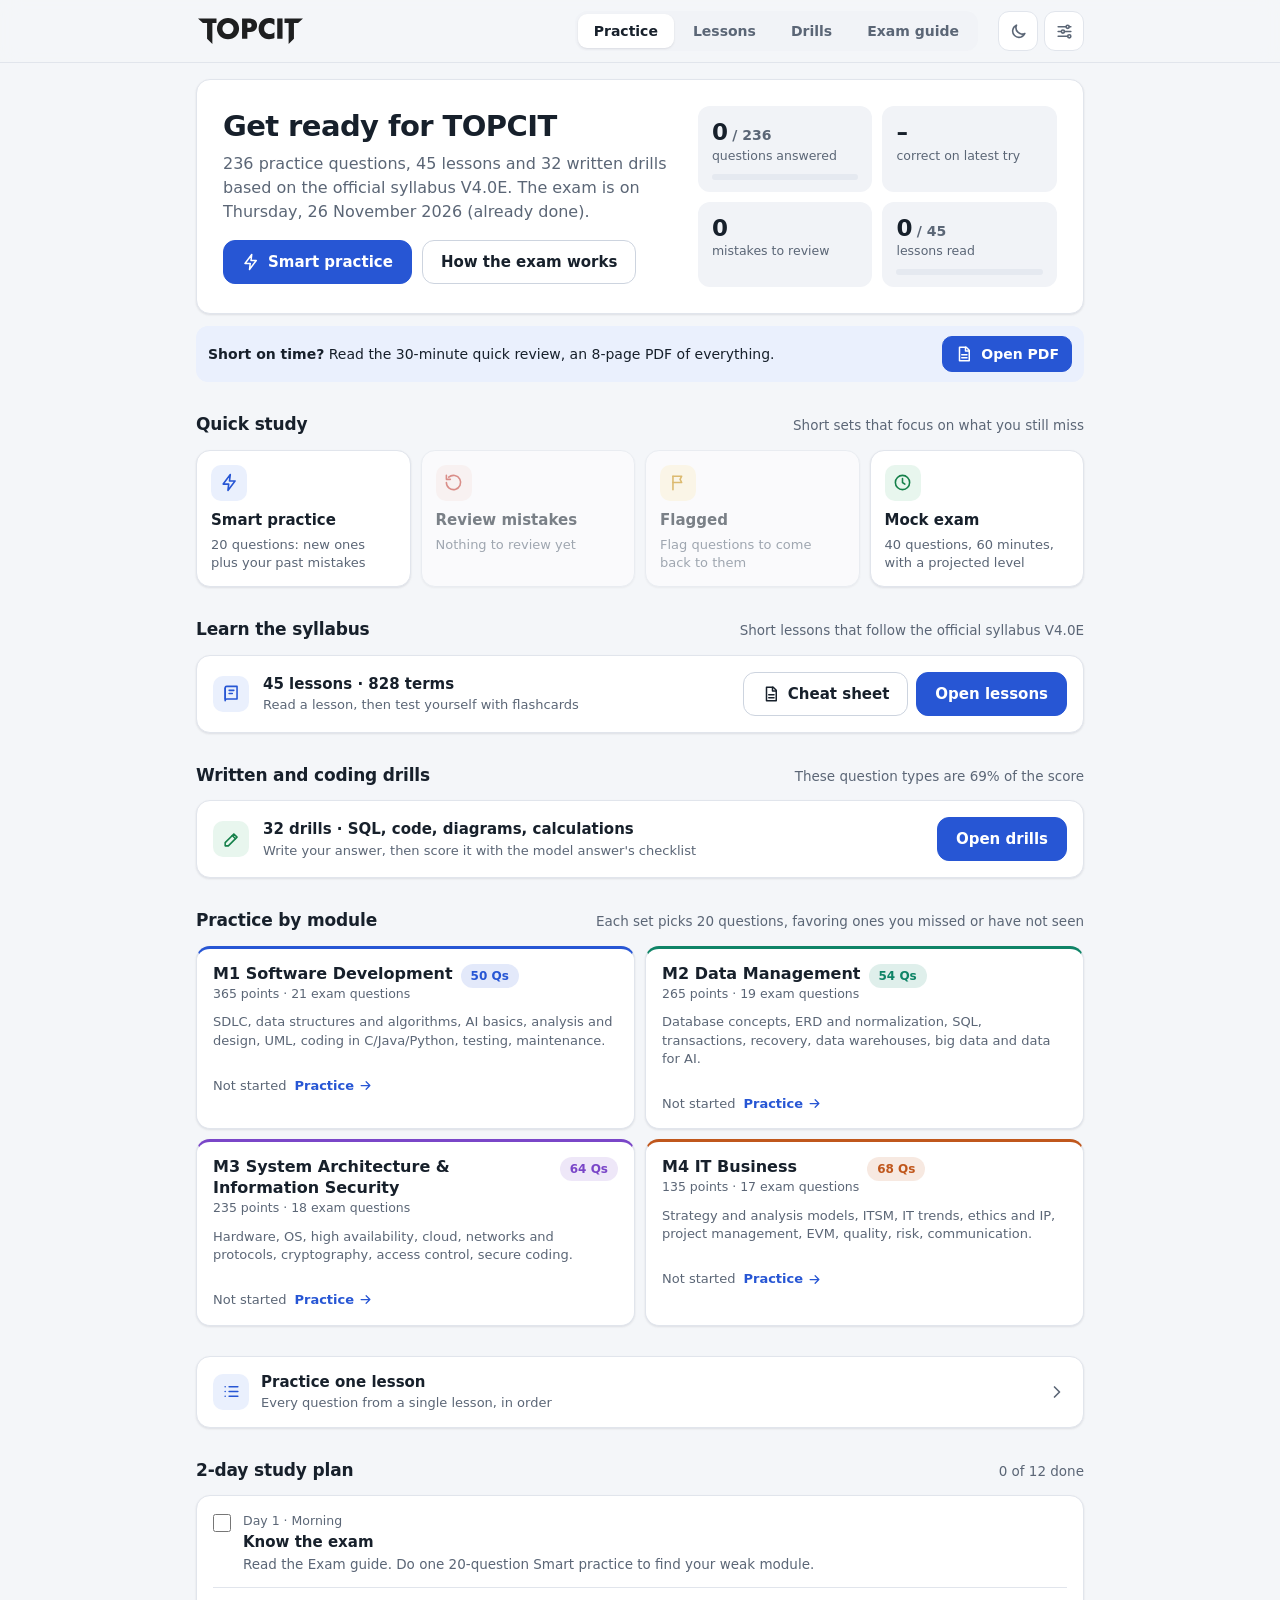
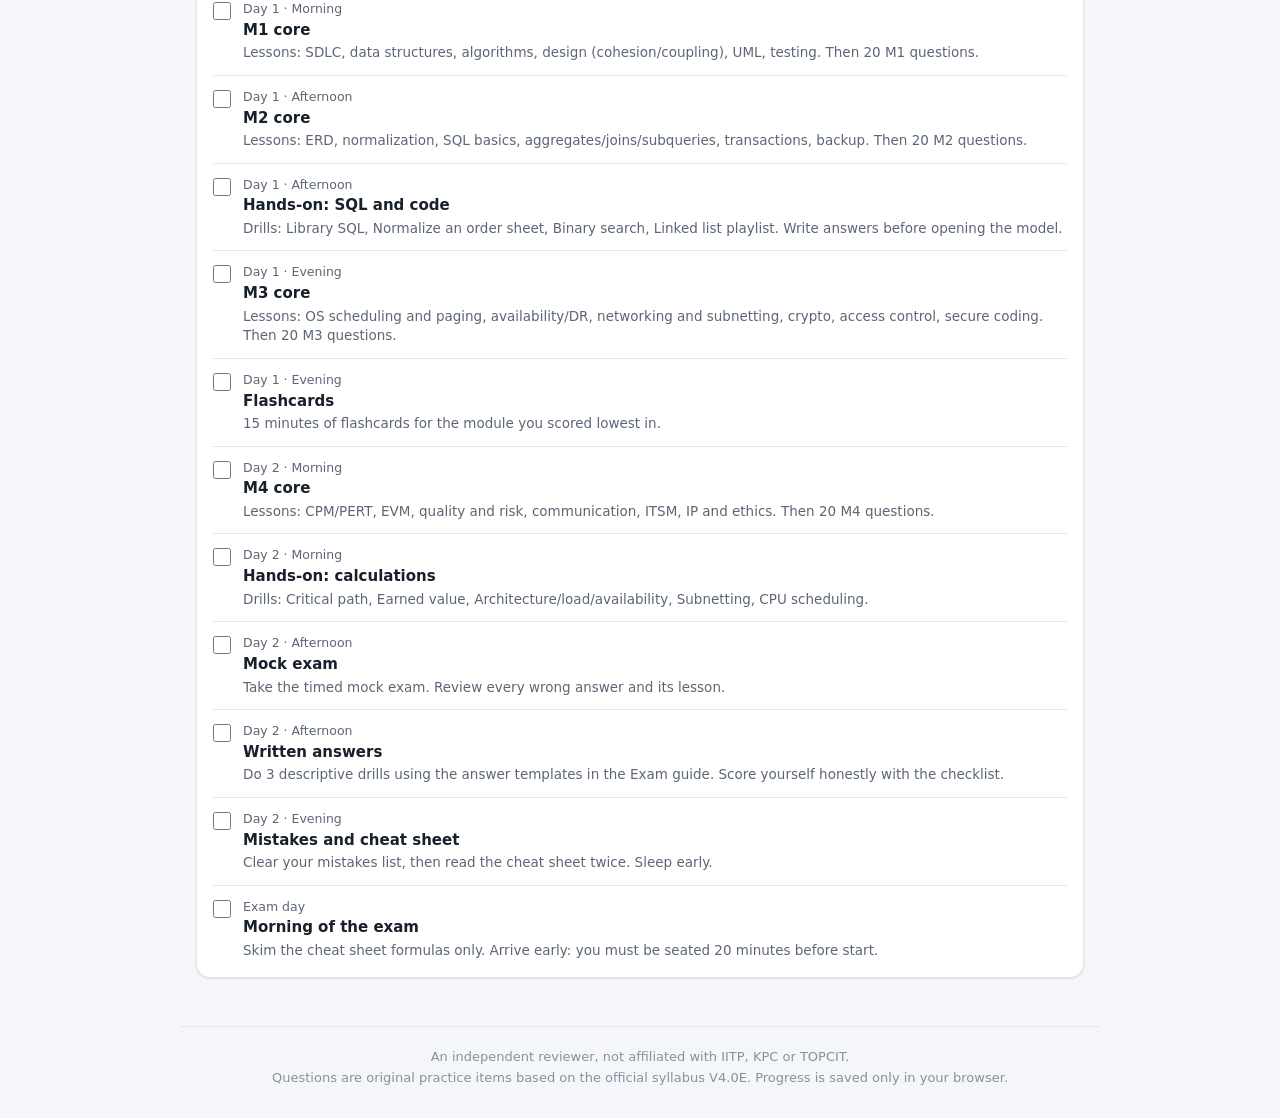
<file: index.html>
<!DOCTYPE html>
<html lang="en" data-theme="light">
<head>
<meta charset="UTF-8">
<meta name="viewport" content="width=device-width, initial-scale=1, viewport-fit=cover">
<meta name="description" content="Free TOPCIT reviewer: lessons that follow the official syllabus V4.0E, practice questions with an explanation for every choice, a timed mock exam, written and coding drills, and flashcards.">
<title>TOPCIT Reviewer</title>
<link rel="icon" href="img/topcit-logo.svg" type="image/svg+xml">
<link rel="stylesheet" href="css/style.css?v=4">
<script>
  // Light by default; apply a saved choice before the page paints.
  try {
    var saved = JSON.parse(localStorage.getItem('topcit_v1') || '{}');
    var th = saved.settings && saved.settings.theme;
    if (th === 'dark') document.documentElement.setAttribute('data-theme', 'dark');
    else if (th === 'system') document.documentElement.removeAttribute('data-theme');
  } catch (e) { /* storage unavailable */ }
</script>
</head>
<body>
<header class="topbar">
  <div class="topbar-in">
    <div class="brand">
      <a class="logo" href="#home" aria-label="TOPCIT Reviewer home"><img src="img/topcit-logo.svg" width="105" height="26" alt="TOPCIT"></a>
    </div>
    <nav class="mainnav" aria-label="Sections">
      <a href="#home" data-nav="home">Practice</a>
      <a href="#learn" data-nav="learn">Lessons</a>
      <a href="#drills" data-nav="drills">Drills</a>
      <a href="#guide" data-nav="guide">Exam guide</a>
    </nav>
    <div class="top-actions">
      <button class="icon-btn" id="themeBtn" type="button" data-act="toggleTheme" aria-label="Switch to dark mode"></button>
      <button class="icon-btn" id="settingsBtn" type="button" data-act="openSettings" aria-label="Settings"></button>
    </div>
  </div>
</header>

<main id="app" class="wrap"></main>

<footer class="site-foot">
  <p>An independent reviewer, not affiliated with IITP, KPC or TOPCIT.</p>
  <p>Questions are original practice items based on the official syllabus V4.0E. Progress is saved only in your browser.</p>
</footer>

<div id="overlay"></div>
<div id="toast" role="status" aria-live="polite"></div>

<noscript><p class="wrap">This reviewer needs JavaScript turned on.</p></noscript>
<script src="js/core.js?v=2"></script>
<script src="js/m1-lessons.js?v=2"></script>
<script src="js/m1-practice.js?v=2"></script>
<script src="js/m2-lessons.js?v=2"></script>
<script src="js/m2-practice.js?v=2"></script>
<script src="js/m3-lessons.js?v=2"></script>
<script src="js/m3-practice.js?v=2"></script>
<script src="js/m4-lessons.js?v=2"></script>
<script src="js/m4-practice.js?v=2"></script>
<script src="js/guide.js?v=2"></script>
<script src="js/app.js?v=4"></script>
</body>
</html>
</file>
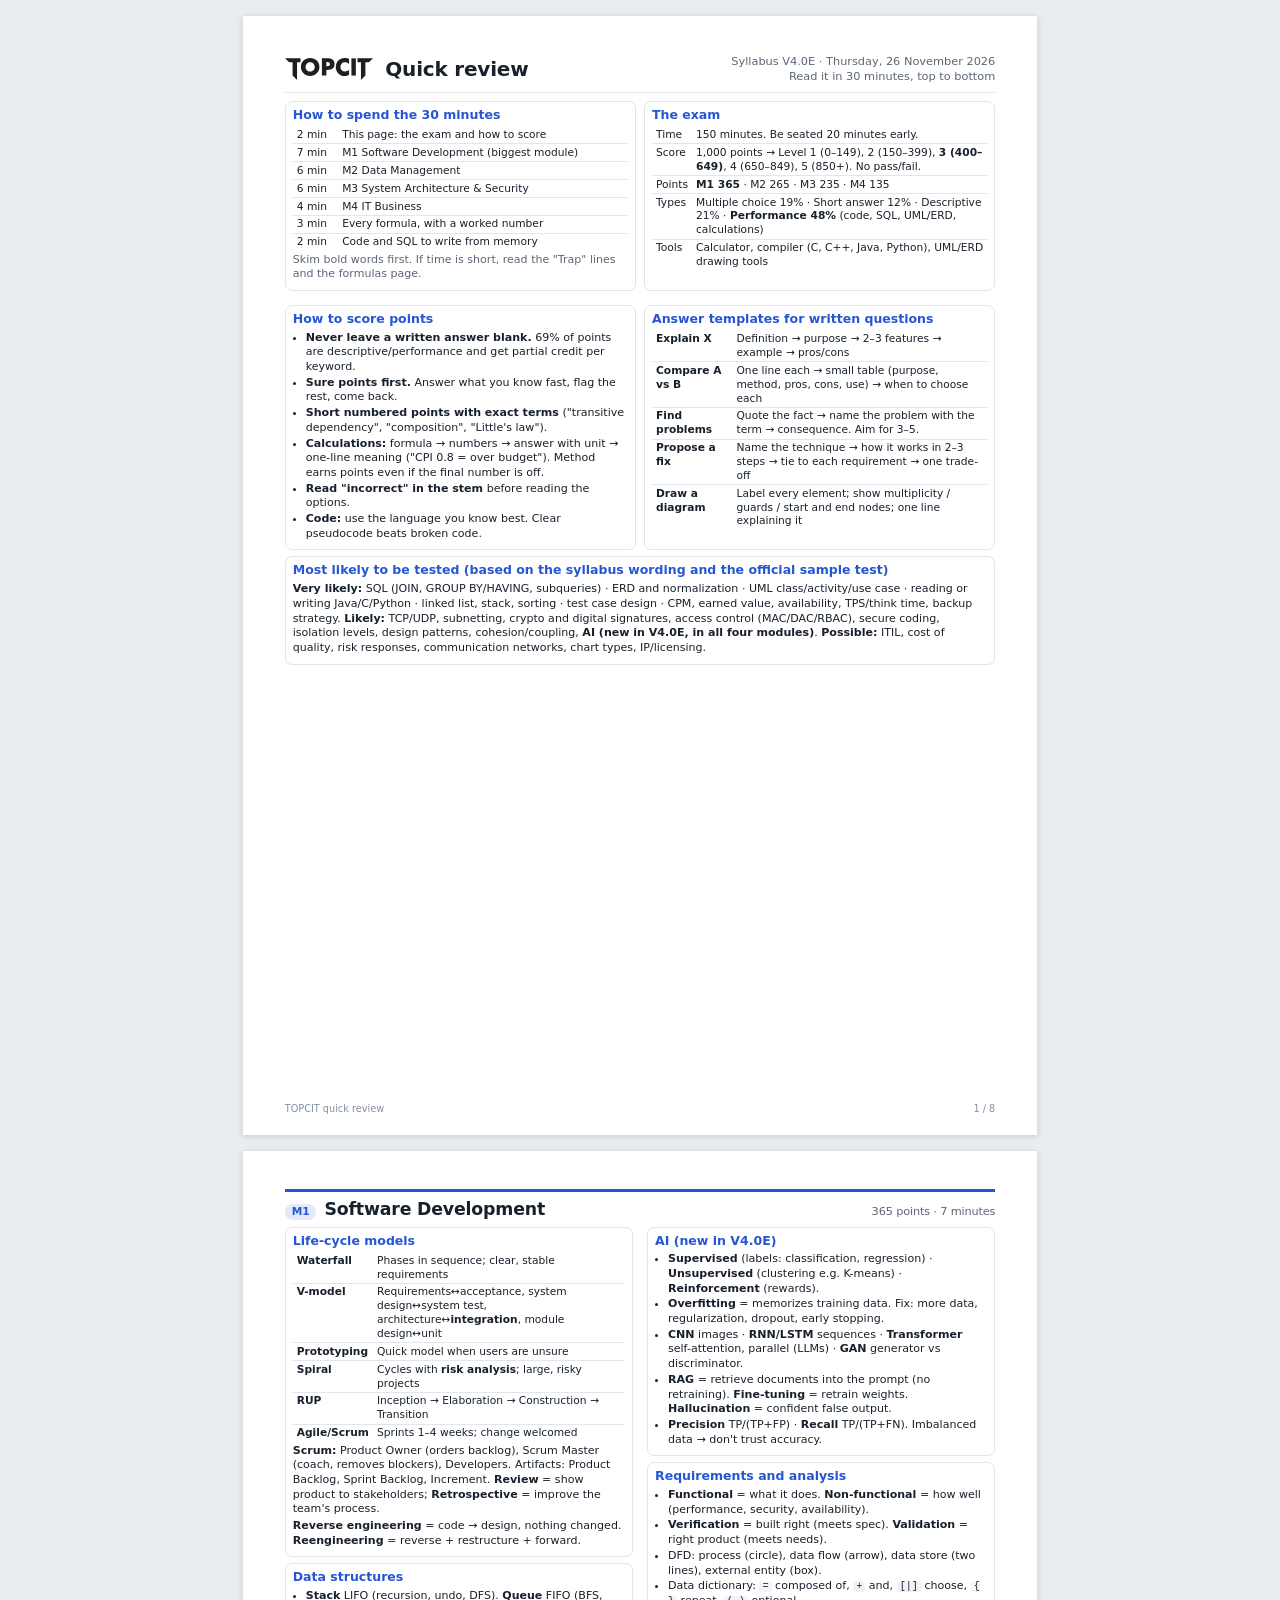
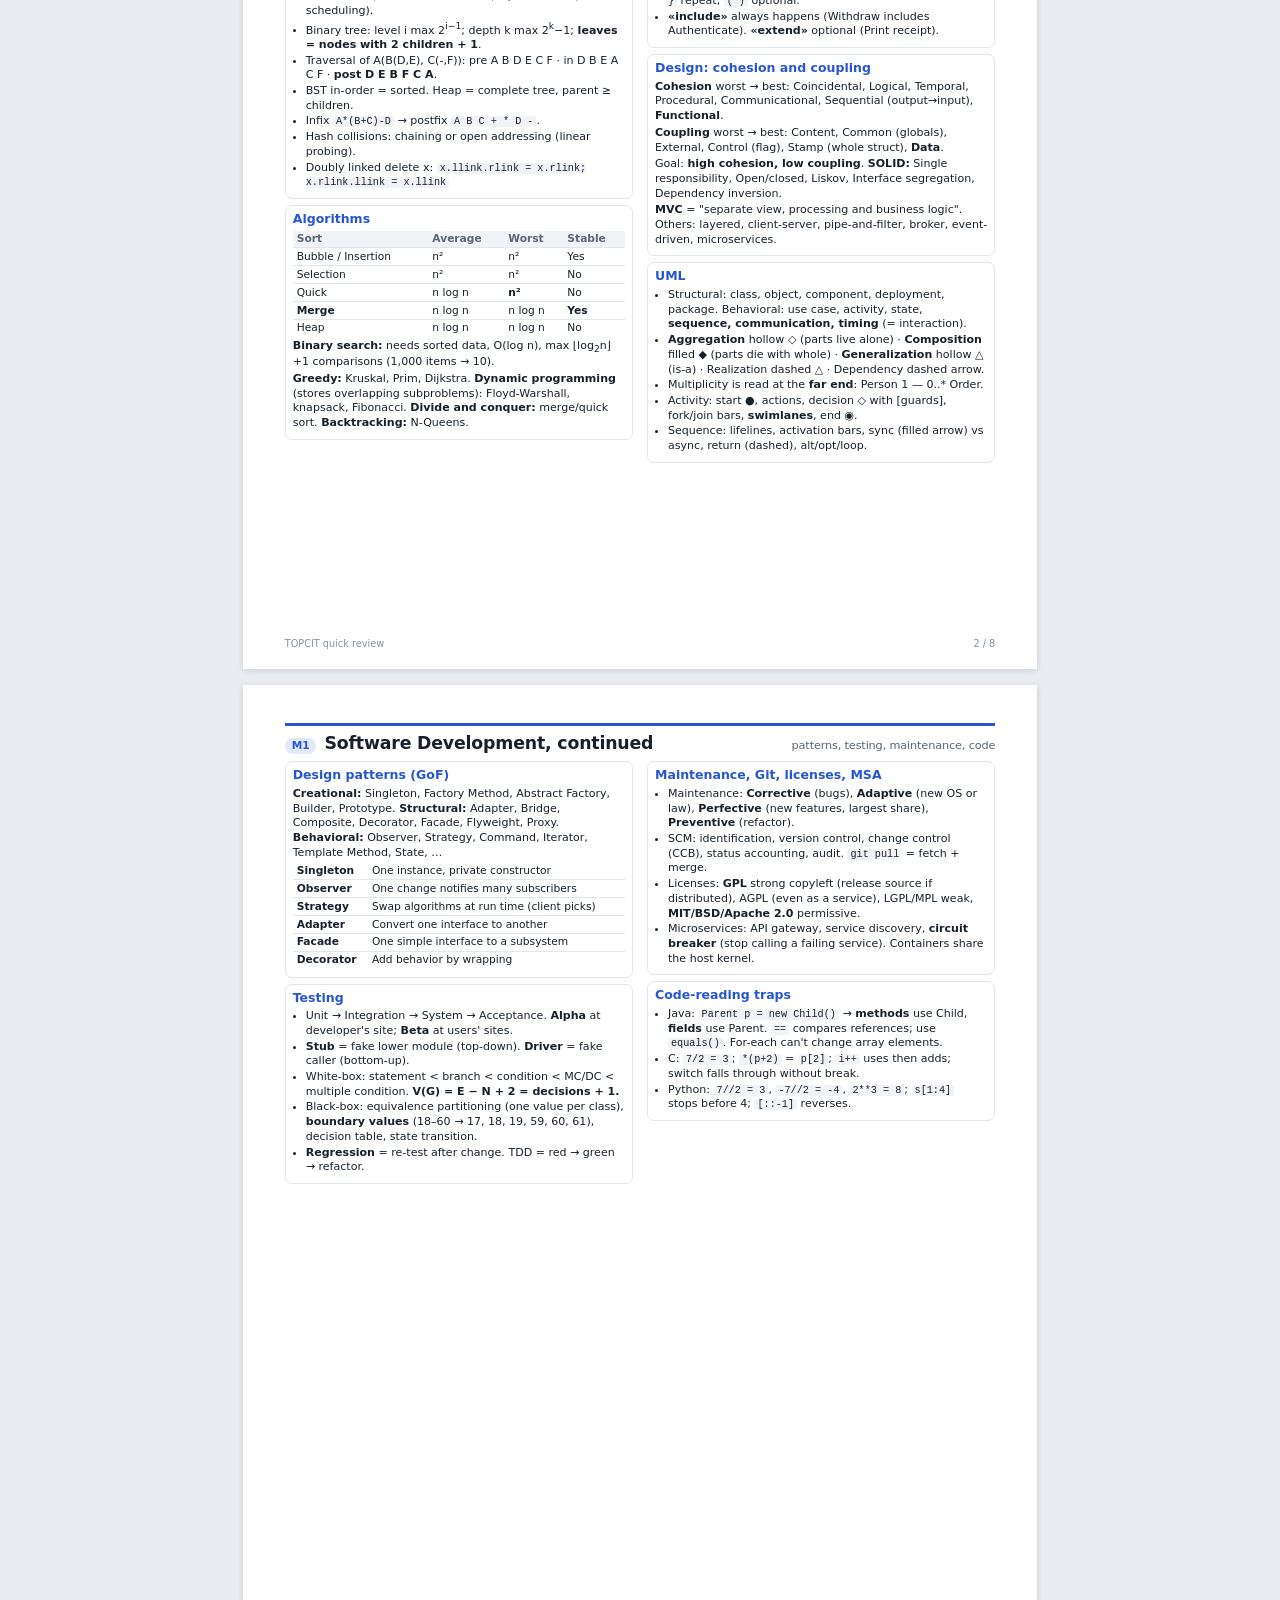
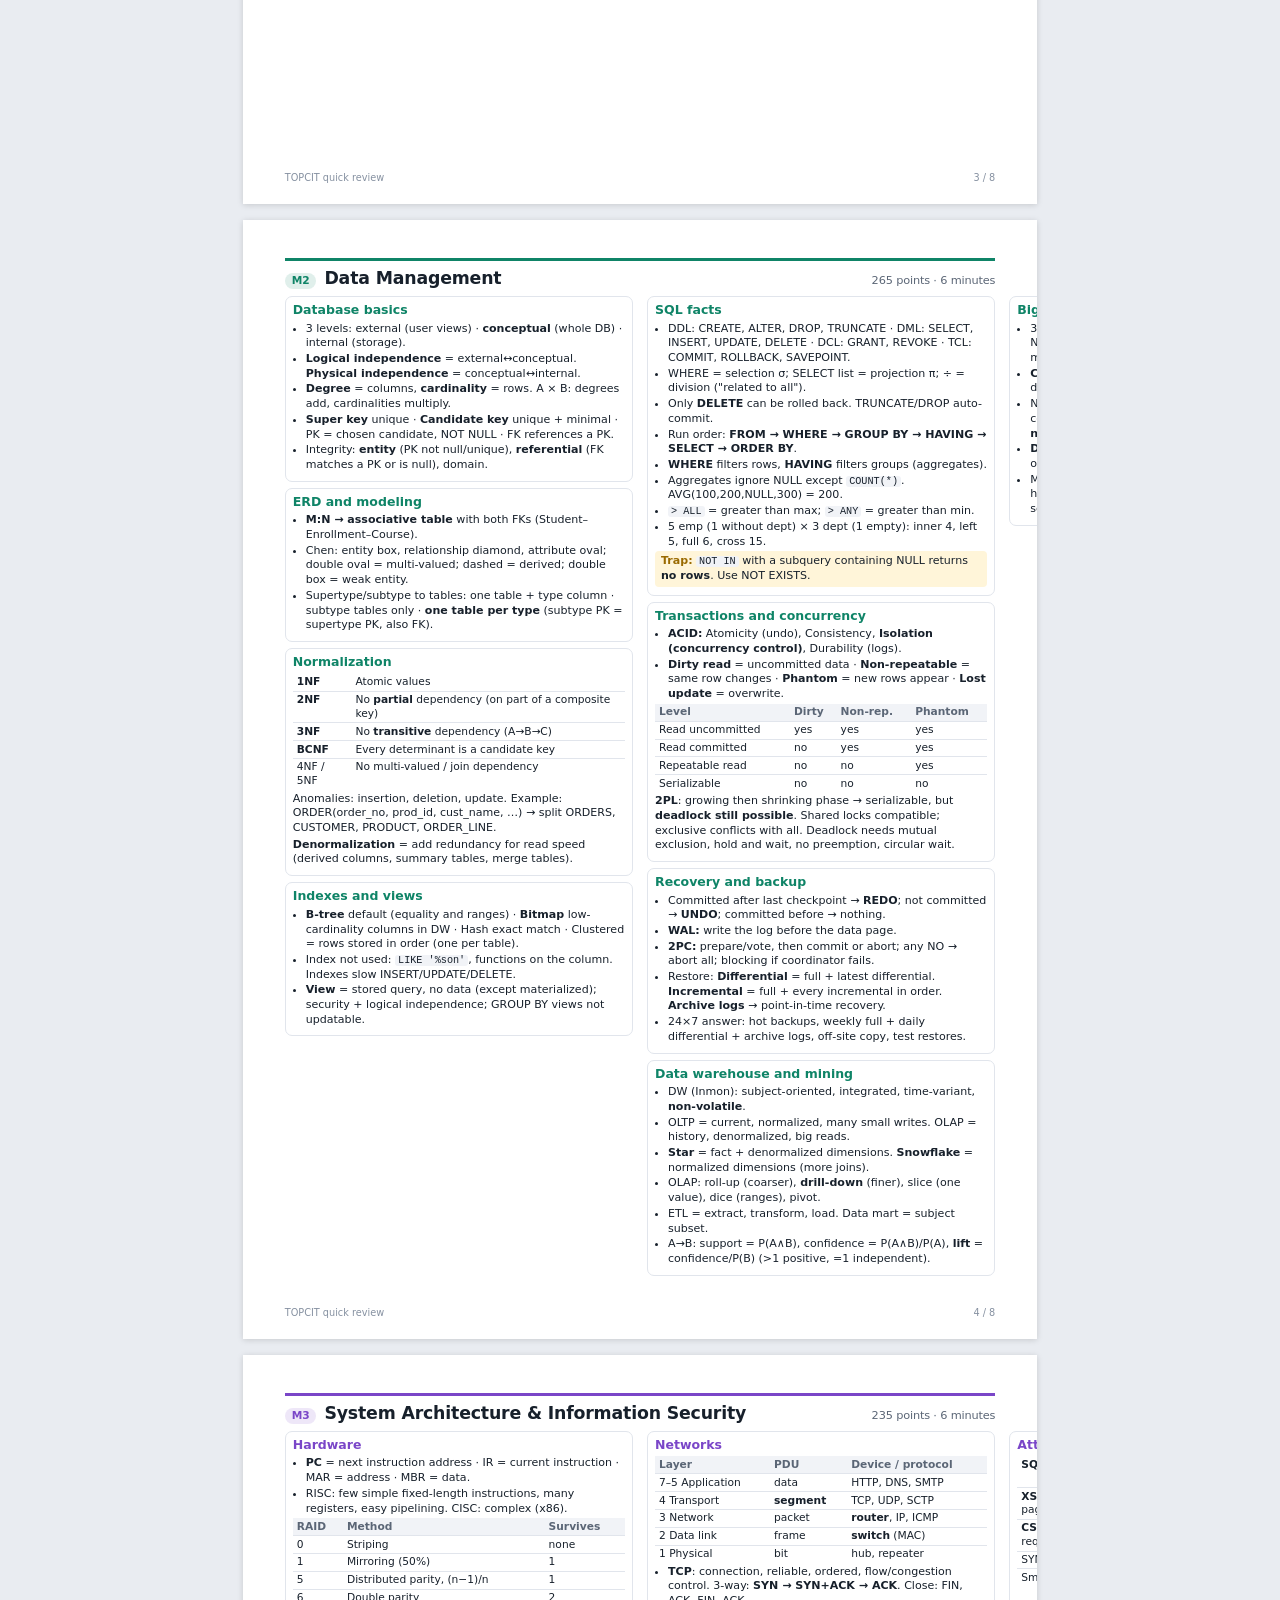
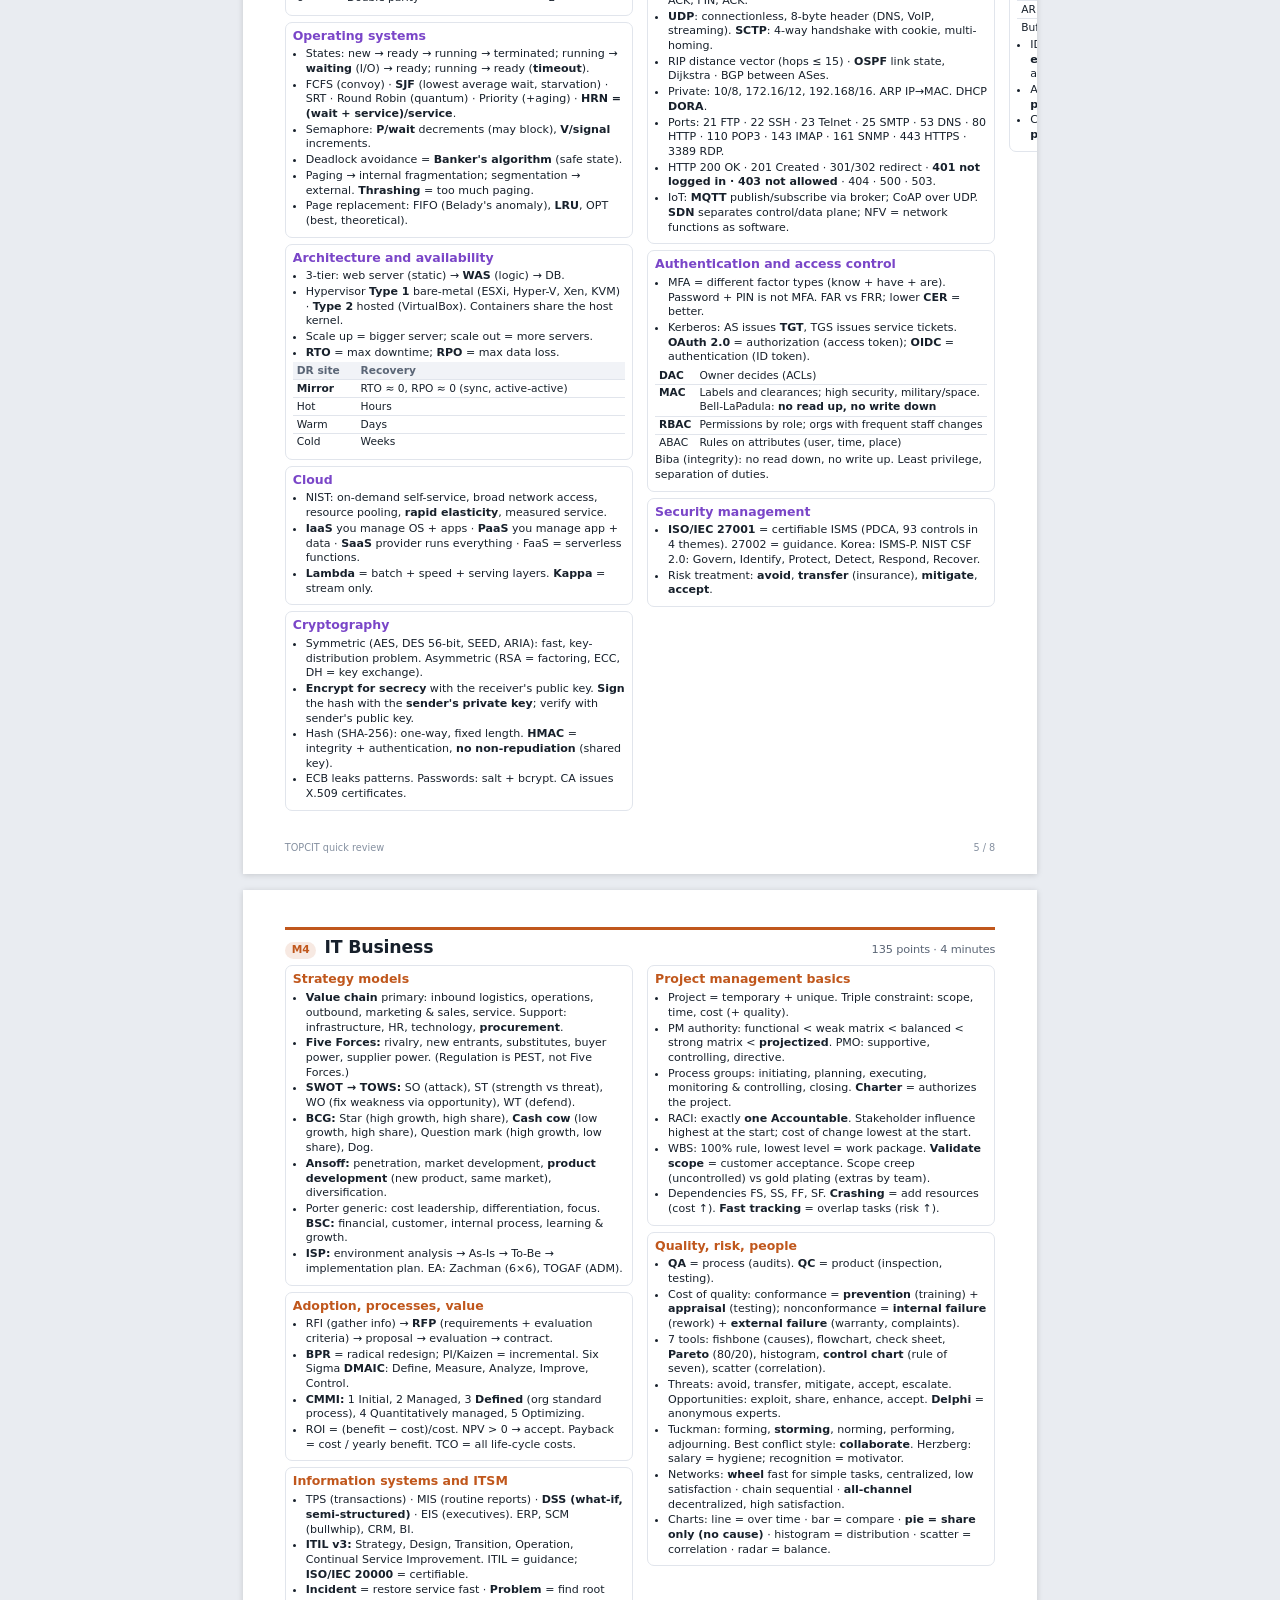
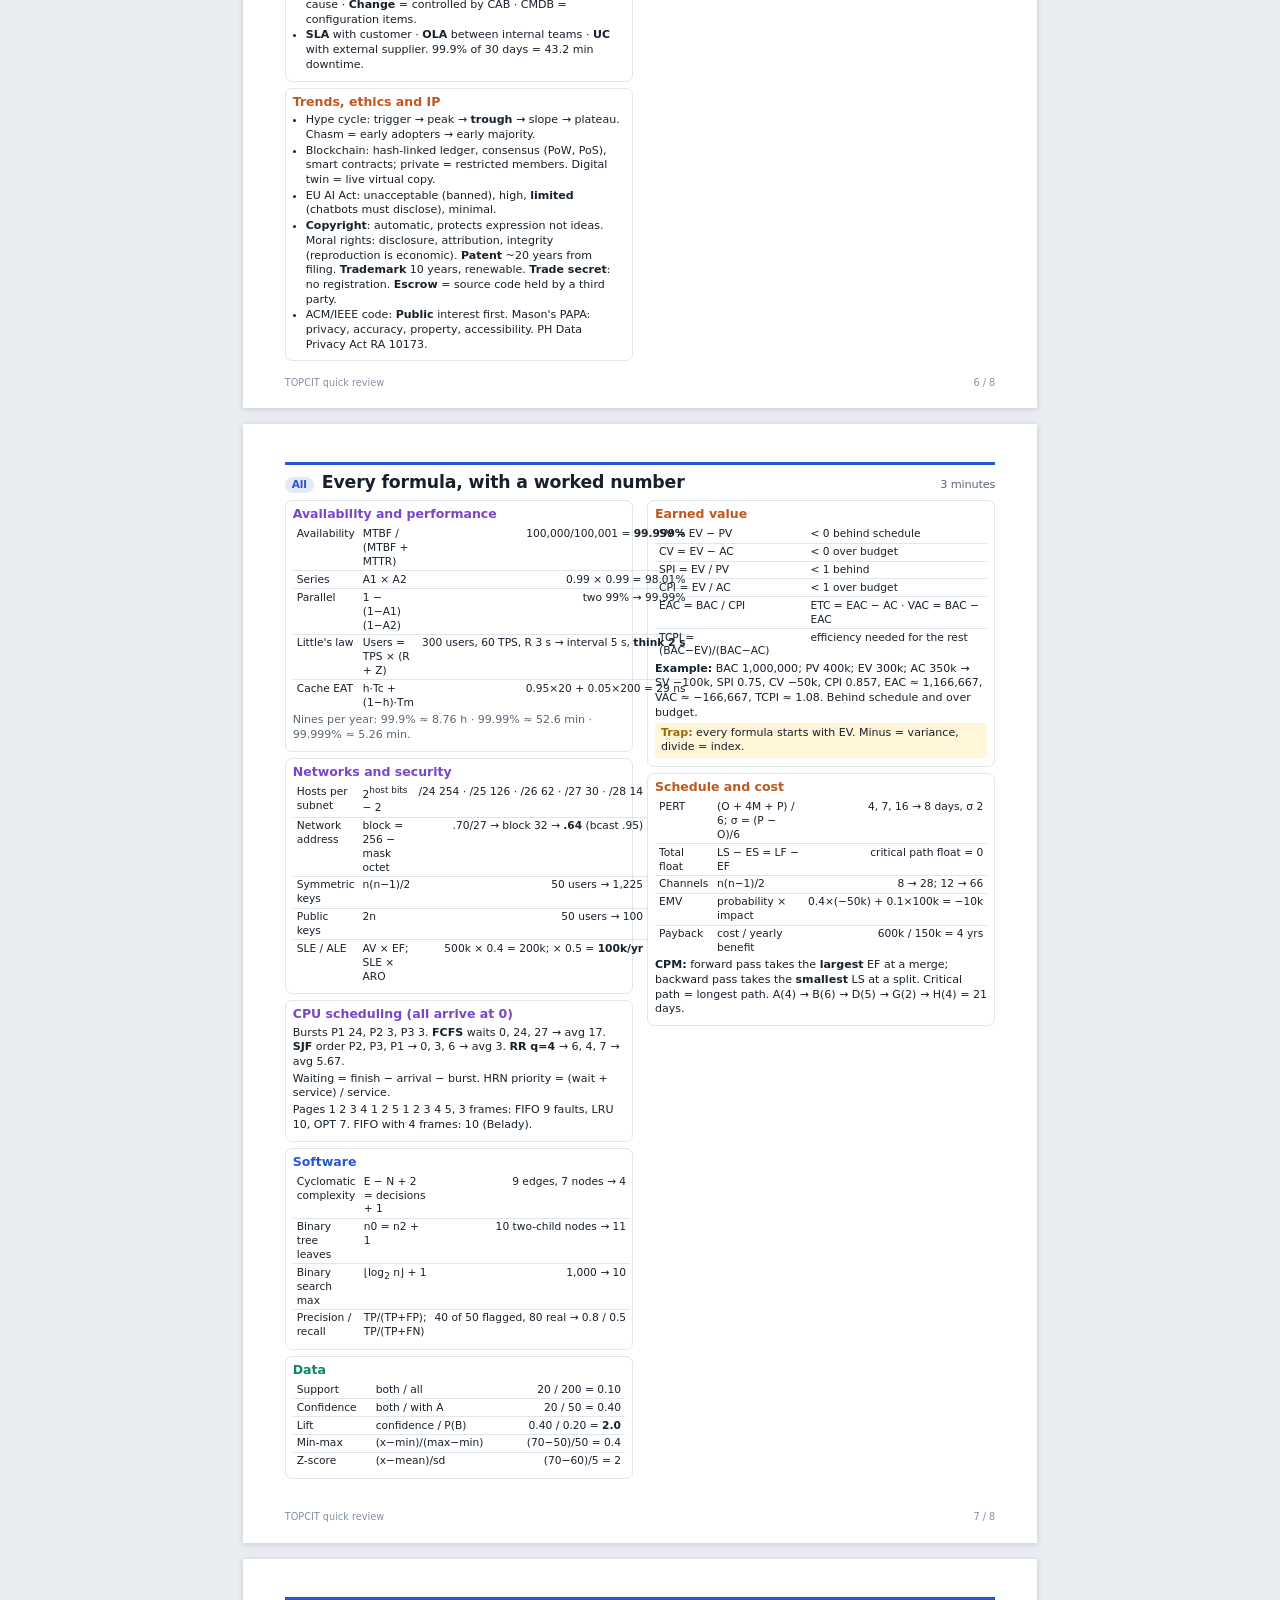
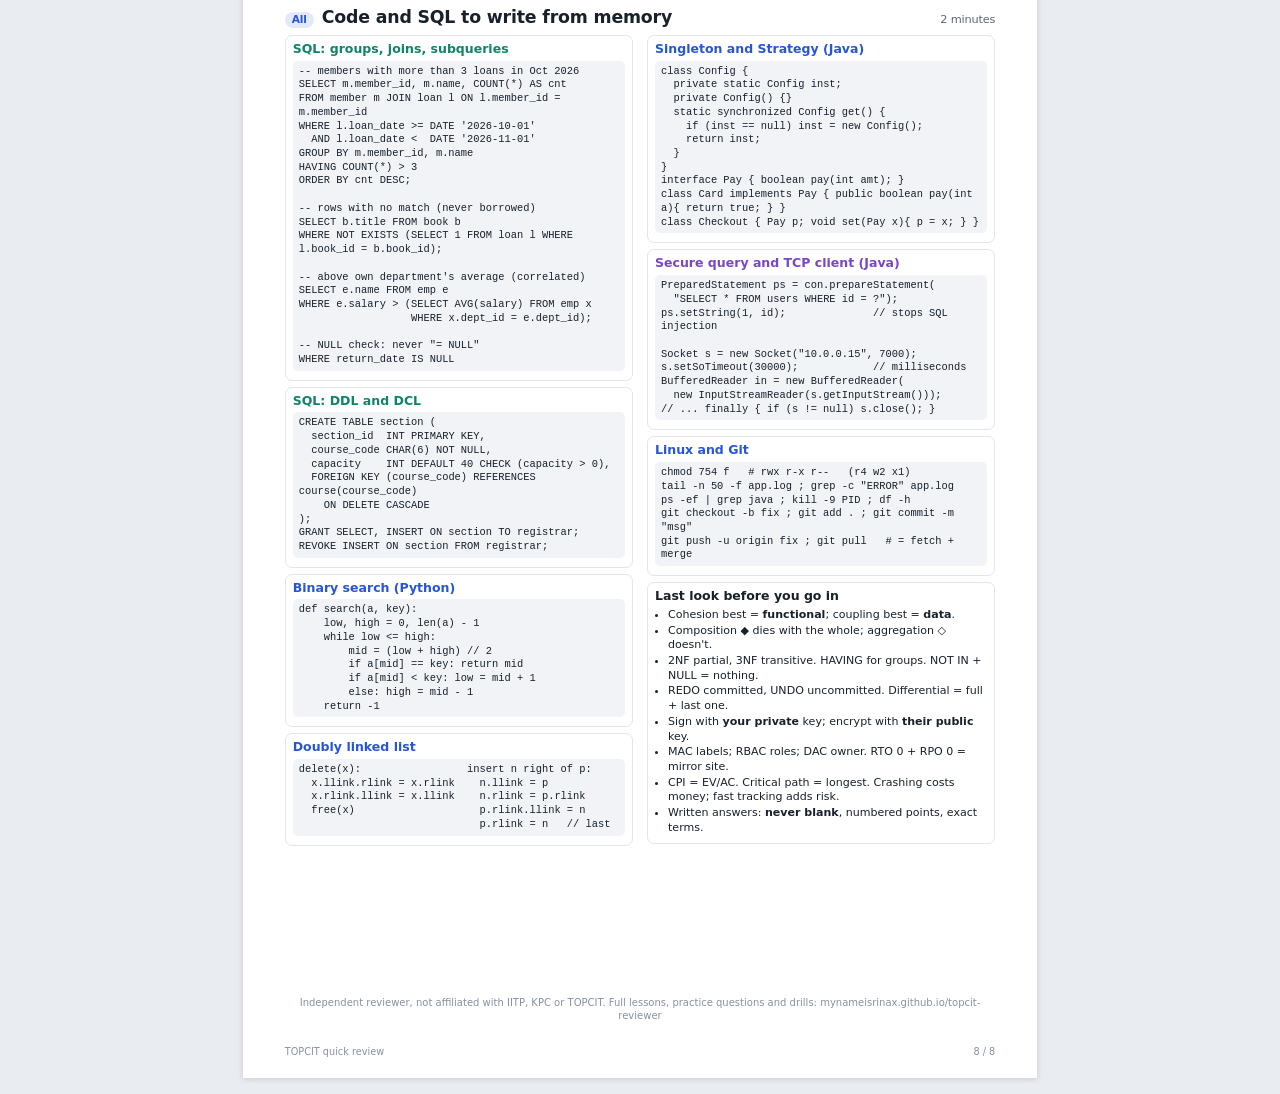
<file: tools/quick-review.html>
<!DOCTYPE html>
<html lang="en">
<head>
<meta charset="UTF-8">
<title>TOPCIT Quick Review</title>
<style>
  @page { size: A4; margin: 0; }
  :root {
    --text: #17202b; --muted: #5b6676; --faint: #8691a1; --border: #e1e5ec; --s2: #f1f3f7; --s3: #e5e9f0;
    --brand: #2756d4; --brand-weak: #eaf0fd; --flag: #9a6a00; --flag-weak: #fff5d9; --ok: #15804a;
    --m1: #2756d4; --m2: #0f8467; --m3: #7a46c8; --m4: #c0571c;
  }
  * { box-sizing: border-box; }
  html { -webkit-print-color-adjust: exact; print-color-adjust: exact; }
  body { margin: 0; color: var(--text); background: #e9ecf1; font: 8.3pt/1.33 "Segoe UI", system-ui, -apple-system, Roboto, Arial, sans-serif; }
  /* Each page is a fixed A4 sheet, so overflow can be measured on screen before printing. */
  .page { position: relative; width: 210mm; height: 296mm; margin: 0 auto; padding: 10mm 11mm 12mm; background: #fff; overflow: hidden; display: flex; flex-direction: column; break-after: page; }
  .page:last-of-type { break-after: auto; }
  .pn { position: absolute; left: 11mm; right: 11mm; bottom: 5mm; display: flex; justify-content: space-between; color: var(--faint); font-size: 7.3pt; }
  @media screen { .page { margin: 16px auto; box-shadow: 0 1px 6px rgba(0, 0, 0, .15); } }
  @media print { body { background: #fff; } }
  b, strong { font-weight: 650; }
  code, pre { font-family: Consolas, "Cascadia Mono", ui-monospace, monospace; }
  code { font-size: .92em; background: var(--s2); padding: 0 3px; border-radius: 3px; }

  .head { display: flex; align-items: center; gap: 12px; padding-bottom: 8px; border-bottom: 1px solid var(--border); }
  .head img { height: 22px; }
  .head h1 { margin: 0; font-size: 15pt; letter-spacing: -.01em; }
  .head p { margin: 0 0 0 auto; color: var(--muted); font-size: 8.5pt; text-align: right; }

  h2.mod { display: flex; align-items: baseline; gap: 8px; margin: 0 0 6px; padding-top: 6px; border-top: 3px solid var(--c); font-size: 13pt; letter-spacing: -.01em; break-after: avoid; }
  h2.mod small { margin-left: auto; font-size: 8.5pt; font-weight: 500; color: var(--muted); }
  .m1 { --c: var(--m1); } .m2 { --c: var(--m2); } .m3 { --c: var(--m3); } .m4 { --c: var(--m4); } .mx { --c: var(--brand); }
  .pill { display: inline-block; padding: 1px 7px; border-radius: 99px; font-size: 8pt; font-weight: 700; color: var(--c); background: color-mix(in srgb, var(--c) 13%, transparent); }
  .cols { column-count: 2; column-gap: 14px; column-fill: auto; flex: 1 1 auto; min-height: 0; }
  .cols.balance { column-fill: balance; flex: 0 0 auto; }
  .box { break-inside: avoid; margin: 0 0 6px; padding: 5px 7px 6px; border: 1px solid var(--border); border-radius: 7px; }
  .box h3 { margin: 0 0 3px; font-size: 9.4pt; color: var(--c, var(--text)); }
  .box p { margin: 2px 0; }
  .box ul { margin: 2px 0; padding-left: 13px; }
  .box li { margin: 1px 0; }
  .trap { margin: 3px 0 0; padding: 3px 6px; border-radius: 4px; background: var(--flag-weak); }
  .trap b:first-child { color: var(--flag); }
  .muted { color: var(--muted); }

  table { width: 100%; border-collapse: collapse; margin: 2px 0; font-size: 8pt; line-height: 1.3; }
  th, td { padding: 1.5px 4px; border-bottom: 1px solid var(--border); text-align: left; vertical-align: top; }
  th { background: var(--s2); color: var(--muted); font-weight: 650; }
  tr:last-child td { border-bottom: 0; }
  td.n, th.n { text-align: right; white-space: nowrap; font-variant-numeric: tabular-nums; }

  .top { display: grid; grid-template-columns: 1fr 1fr; gap: 8px; margin-top: 8px; }
  .plan td:first-child { white-space: nowrap; }
  pre { margin: 3px 0; padding: 4px 6px; background: var(--s2); border-radius: 5px; font-size: 7.8pt; line-height: 1.32; white-space: pre-wrap; }
  .foot { margin-top: 6px; color: var(--faint); font-size: 7.5pt; text-align: center; }
</style>
</head>
<body>

<!-- ================= PAGE 1: EXAM + STRATEGY ================= -->
<div class="page">
<div class="head">
  <img src="../img/topcit-logo.svg" alt="TOPCIT">
  <h1>Quick review</h1>
  <p>Syllabus V4.0E · Thursday, 26 November 2026<br>Read it in 30 minutes, top to bottom</p>
</div>

<div class="top">
  <div class="box mx">
    <h3>How to spend the 30 minutes</h3>
    <table class="plan">
      <tr><td>2 min</td><td>This page: the exam and how to score</td></tr>
      <tr><td>7 min</td><td>M1 Software Development (biggest module)</td></tr>
      <tr><td>6 min</td><td>M2 Data Management</td></tr>
      <tr><td>6 min</td><td>M3 System Architecture &amp; Security</td></tr>
      <tr><td>4 min</td><td>M4 IT Business</td></tr>
      <tr><td>3 min</td><td>Every formula, with a worked number</td></tr>
      <tr><td>2 min</td><td>Code and SQL to write from memory</td></tr>
    </table>
    <p class="muted">Skim bold words first. If time is short, read the "Trap" lines and the formulas page.</p>
  </div>
  <div class="box mx">
    <h3>The exam</h3>
    <table>
      <tr><td>Time</td><td>150 minutes. Be seated 20 minutes early.</td></tr>
      <tr><td>Score</td><td>1,000 points → Level 1 (0–149), 2 (150–399), <b>3 (400–649)</b>, 4 (650–849), 5 (850+). No pass/fail.</td></tr>
      <tr><td>Points</td><td><b>M1 365</b> · M2 265 · M3 235 · M4 135</td></tr>
      <tr><td>Types</td><td>Multiple choice 19% · Short answer 12% · Descriptive 21% · <b>Performance 48%</b> (code, SQL, UML/ERD, calculations)</td></tr>
      <tr><td>Tools</td><td>Calculator, compiler (C, C++, Java, Python), UML/ERD drawing tools</td></tr>
    </table>
  </div>
</div>

<div class="top">
  <div class="box mx">
    <h3>How to score points</h3>
    <ul>
      <li><b>Never leave a written answer blank.</b> 69% of points are descriptive/performance and get partial credit per keyword.</li>
      <li><b>Sure points first.</b> Answer what you know fast, flag the rest, come back.</li>
      <li><b>Short numbered points with exact terms</b> ("transitive dependency", "composition", "Little's law").</li>
      <li><b>Calculations:</b> formula → numbers → answer with unit → one-line meaning ("CPI 0.8 = over budget"). Method earns points even if the final number is off.</li>
      <li><b>Read "incorrect" in the stem</b> before reading the options.</li>
      <li><b>Code:</b> use the language you know best. Clear pseudocode beats broken code.</li>
    </ul>
  </div>
  <div class="box mx">
    <h3>Answer templates for written questions</h3>
    <table>
      <tr><td><b>Explain X</b></td><td>Definition → purpose → 2–3 features → example → pros/cons</td></tr>
      <tr><td><b>Compare A vs B</b></td><td>One line each → small table (purpose, method, pros, cons, use) → when to choose each</td></tr>
      <tr><td><b>Find problems</b></td><td>Quote the fact → name the problem with the term → consequence. Aim for 3–5.</td></tr>
      <tr><td><b>Propose a fix</b></td><td>Name the technique → how it works in 2–3 steps → tie to each requirement → one trade-off</td></tr>
      <tr><td><b>Draw a diagram</b></td><td>Label every element; show multiplicity / guards / start and end nodes; one line explaining it</td></tr>
    </table>
  </div>
</div>

<div class="box mx">
  <h3>Most likely to be tested (based on the syllabus wording and the official sample test)</h3>
  <p><b>Very likely:</b> SQL (JOIN, GROUP BY/HAVING, subqueries) · ERD and normalization · UML class/activity/use case · reading or writing Java/C/Python · linked list, stack, sorting · test case design · CPM, earned value, availability, TPS/think time, backup strategy.
  <b>Likely:</b> TCP/UDP, subnetting, crypto and digital signatures, access control (MAC/DAC/RBAC), secure coding, isolation levels, design patterns, cohesion/coupling, <b>AI (new in V4.0E, in all four modules)</b>.
  <b>Possible:</b> ITIL, cost of quality, risk responses, communication networks, chart types, IP/licensing.</p>
</div>
</div>

<!-- ================= M1 ================= -->
<div class="page">
<h2 class="mod m1"><span class="pill">M1</span> Software Development <small>365 points · 7 minutes</small></h2>
<div class="cols m1">

  <div class="box"><h3>Life-cycle models</h3>
    <table>
      <tr><td><b>Waterfall</b></td><td>Phases in sequence; clear, stable requirements</td></tr>
      <tr><td><b>V-model</b></td><td>Requirements↔acceptance, system design↔system test, architecture↔<b>integration</b>, module design↔unit</td></tr>
      <tr><td><b>Prototyping</b></td><td>Quick model when users are unsure</td></tr>
      <tr><td><b>Spiral</b></td><td>Cycles with <b>risk analysis</b>; large, risky projects</td></tr>
      <tr><td><b>RUP</b></td><td>Inception → Elaboration → Construction → Transition</td></tr>
      <tr><td><b>Agile/Scrum</b></td><td>Sprints 1–4 weeks; change welcomed</td></tr>
    </table>
    <p><b>Scrum:</b> Product Owner (orders backlog), Scrum Master (coach, removes blockers), Developers. Artifacts: Product Backlog, Sprint Backlog, Increment. <b>Review</b> = show product to stakeholders; <b>Retrospective</b> = improve the team's process.</p>
    <p><b>Reverse engineering</b> = code → design, nothing changed. <b>Reengineering</b> = reverse + restructure + forward.</p>
  </div>

  <div class="box"><h3>Data structures</h3>
    <ul>
      <li><b>Stack</b> LIFO (recursion, undo, DFS). <b>Queue</b> FIFO (BFS, scheduling).</li>
      <li>Binary tree: level i max 2<sup>i−1</sup>; depth k max 2<sup>k</sup>−1; <b>leaves = nodes with 2 children + 1</b>.</li>
      <li>Traversal of A(B(D,E), C(-,F)): pre A B D E C F · in D B E A C F · <b>post D E B F C A</b>.</li>
      <li>BST in-order = sorted. Heap = complete tree, parent ≥ children.</li>
      <li>Infix <code>A*(B+C)-D</code> → postfix <code>A B C + * D -</code>.</li>
      <li>Hash collisions: chaining or open addressing (linear probing).</li>
      <li>Doubly linked delete x: <code>x.llink.rlink = x.rlink; x.rlink.llink = x.llink</code></li>
    </ul>
  </div>

  <div class="box"><h3>Algorithms</h3>
    <table>
      <tr><th>Sort</th><th>Average</th><th>Worst</th><th>Stable</th></tr>
      <tr><td>Bubble / Insertion</td><td>n²</td><td>n²</td><td>Yes</td></tr>
      <tr><td>Selection</td><td>n²</td><td>n²</td><td>No</td></tr>
      <tr><td>Quick</td><td>n log n</td><td><b>n²</b></td><td>No</td></tr>
      <tr><td><b>Merge</b></td><td>n log n</td><td>n log n</td><td><b>Yes</b></td></tr>
      <tr><td>Heap</td><td>n log n</td><td>n log n</td><td>No</td></tr>
    </table>
    <p><b>Binary search:</b> needs sorted data, O(log n), max ⌊log<sub>2</sub>n⌋+1 comparisons (1,000 items → 10).</p>
    <p><b>Greedy:</b> Kruskal, Prim, Dijkstra. <b>Dynamic programming</b> (stores overlapping subproblems): Floyd-Warshall, knapsack, Fibonacci. <b>Divide and conquer:</b> merge/quick sort. <b>Backtracking:</b> N-Queens.</p>
  </div>

  <div class="box"><h3>AI (new in V4.0E)</h3>
    <ul>
      <li><b>Supervised</b> (labels: classification, regression) · <b>Unsupervised</b> (clustering e.g. K-means) · <b>Reinforcement</b> (rewards).</li>
      <li><b>Overfitting</b> = memorizes training data. Fix: more data, regularization, dropout, early stopping.</li>
      <li><b>CNN</b> images · <b>RNN/LSTM</b> sequences · <b>Transformer</b> self-attention, parallel (LLMs) · <b>GAN</b> generator vs discriminator.</li>
      <li><b>RAG</b> = retrieve documents into the prompt (no retraining). <b>Fine-tuning</b> = retrain weights. <b>Hallucination</b> = confident false output.</li>
      <li><b>Precision</b> TP/(TP+FP) · <b>Recall</b> TP/(TP+FN). Imbalanced data → don't trust accuracy.</li>
    </ul>
  </div>

  <div class="box"><h3>Requirements and analysis</h3>
    <ul>
      <li><b>Functional</b> = what it does. <b>Non-functional</b> = how well (performance, security, availability).</li>
      <li><b>Verification</b> = built right (meets spec). <b>Validation</b> = right product (meets needs).</li>
      <li>DFD: process (circle), data flow (arrow), data store (two lines), external entity (box).</li>
      <li>Data dictionary: <code>=</code> composed of, <code>+</code> and, <code>[|]</code> choose, <code>{ }</code> repeat, <code>( )</code> optional.</li>
      <li><b>«include»</b> always happens (Withdraw includes Authenticate). <b>«extend»</b> optional (Print receipt).</li>
    </ul>
  </div>

  <div class="box"><h3>Design: cohesion and coupling</h3>
    <p><b>Cohesion</b> worst → best: Coincidental, Logical, Temporal, Procedural, Communicational, Sequential (output→input), <b>Functional</b>.</p>
    <p><b>Coupling</b> worst → best: Content, Common (globals), External, Control (flag), Stamp (whole struct), <b>Data</b>.</p>
    <p>Goal: <b>high cohesion, low coupling</b>. <b>SOLID:</b> Single responsibility, Open/closed, Liskov, Interface segregation, Dependency inversion.</p>
    <p><b>MVC</b> = "separate view, processing and business logic". Others: layered, client-server, pipe-and-filter, broker, event-driven, microservices.</p>
  </div>

  <div class="box"><h3>UML</h3>
    <ul>
      <li>Structural: class, object, component, deployment, package. Behavioral: use case, activity, state, <b>sequence, communication, timing</b> (= interaction).</li>
      <li><b>Aggregation</b> hollow ◇ (parts live alone) · <b>Composition</b> filled ◆ (parts die with whole) · <b>Generalization</b> hollow △ (is-a) · Realization dashed △ · Dependency dashed arrow.</li>
      <li>Multiplicity is read at the <b>far end</b>: Person 1 — 0..* Order.</li>
      <li>Activity: start ●, actions, decision ◇ with [guards], fork/join bars, <b>swimlanes</b>, end ◉.</li>
      <li>Sequence: lifelines, activation bars, sync (filled arrow) vs async, return (dashed), alt/opt/loop.</li>
    </ul>
  </div>
</div>
</div>

<div class="page">
<h2 class="mod m1"><span class="pill">M1</span> Software Development, continued <small>patterns, testing, maintenance, code</small></h2>
<div class="cols m1 balance">

  <div class="box"><h3>Design patterns (GoF)</h3>
    <p><b>Creational:</b> Singleton, Factory Method, Abstract Factory, Builder, Prototype. <b>Structural:</b> Adapter, Bridge, Composite, Decorator, Facade, Flyweight, Proxy. <b>Behavioral:</b> Observer, Strategy, Command, Iterator, Template Method, State, …</p>
    <table>
      <tr><td><b>Singleton</b></td><td>One instance, private constructor</td></tr>
      <tr><td><b>Observer</b></td><td>One change notifies many subscribers</td></tr>
      <tr><td><b>Strategy</b></td><td>Swap algorithms at run time (client picks)</td></tr>
      <tr><td><b>Adapter</b></td><td>Convert one interface to another</td></tr>
      <tr><td><b>Facade</b></td><td>One simple interface to a subsystem</td></tr>
      <tr><td><b>Decorator</b></td><td>Add behavior by wrapping</td></tr>
    </table>
  </div>

  <div class="box"><h3>Testing</h3>
    <ul>
      <li>Unit → Integration → System → Acceptance. <b>Alpha</b> at developer's site; <b>Beta</b> at users' sites.</li>
      <li><b>Stub</b> = fake lower module (top-down). <b>Driver</b> = fake caller (bottom-up).</li>
      <li>White-box: statement &lt; branch &lt; condition &lt; MC/DC &lt; multiple condition. <b>V(G) = E − N + 2 = decisions + 1.</b></li>
      <li>Black-box: equivalence partitioning (one value per class), <b>boundary values</b> (18–60 → 17, 18, 19, 59, 60, 61), decision table, state transition.</li>
      <li><b>Regression</b> = re-test after change. TDD = red → green → refactor.</li>
    </ul>
  </div>

  <div class="box"><h3>Maintenance, Git, licenses, MSA</h3>
    <ul>
      <li>Maintenance: <b>Corrective</b> (bugs), <b>Adaptive</b> (new OS or law), <b>Perfective</b> (new features, largest share), <b>Preventive</b> (refactor).</li>
      <li>SCM: identification, version control, change control (CCB), status accounting, audit. <code>git pull</code> = fetch + merge.</li>
      <li>Licenses: <b>GPL</b> strong copyleft (release source if distributed), AGPL (even as a service), LGPL/MPL weak, <b>MIT/BSD/Apache 2.0</b> permissive.</li>
      <li>Microservices: API gateway, service discovery, <b>circuit breaker</b> (stop calling a failing service). Containers share the host kernel.</li>
    </ul>
  </div>

  <div class="box"><h3>Code-reading traps</h3>
    <ul>
      <li>Java: <code>Parent p = new Child()</code> → <b>methods</b> use Child, <b>fields</b> use Parent. <code>==</code> compares references; use <code>equals()</code>. For-each can't change array elements.</li>
      <li>C: <code>7/2 = 3</code>; <code>*(p+2)</code> = <code>p[2]</code>; <code>i++</code> uses then adds; switch falls through without break.</li>
      <li>Python: <code>7//2 = 3</code>, <code>-7//2 = -4</code>, <code>2**3 = 8</code>; <code>s[1:4]</code> stops before 4; <code>[::-1]</code> reverses.</li>
    </ul>
  </div>
</div>
</div>

<!-- ================= M2 ================= -->
<div class="page">
<h2 class="mod m2"><span class="pill">M2</span> Data Management <small>265 points · 6 minutes</small></h2>
<div class="cols m2">

  <div class="box"><h3>Database basics</h3>
    <ul>
      <li>3 levels: external (user views) · <b>conceptual</b> (whole DB) · internal (storage).</li>
      <li><b>Logical independence</b> = external↔conceptual. <b>Physical independence</b> = conceptual↔internal.</li>
      <li><b>Degree</b> = columns, <b>cardinality</b> = rows. A × B: degrees add, cardinalities multiply.</li>
      <li><b>Super key</b> unique · <b>Candidate key</b> unique + minimal · PK = chosen candidate, NOT NULL · FK references a PK.</li>
      <li>Integrity: <b>entity</b> (PK not null/unique), <b>referential</b> (FK matches a PK or is null), domain.</li>
    </ul>
  </div>

  <div class="box"><h3>ERD and modeling</h3>
    <ul>
            <li><b>M:N → associative table</b> with both FKs (Student–Enrollment–Course).</li>
      <li>Chen: entity box, relationship diamond, attribute oval; double oval = multi-valued; dashed = derived; double box = weak entity.</li>
      <li>Supertype/subtype to tables: one table + type column · subtype tables only · <b>one table per type</b> (subtype PK = supertype PK, also FK).</li>
    </ul>
  </div>

  <div class="box"><h3>Normalization</h3>
    <table>
      <tr><td><b>1NF</b></td><td>Atomic values</td></tr>
      <tr><td><b>2NF</b></td><td>No <b>partial</b> dependency (on part of a composite key)</td></tr>
      <tr><td><b>3NF</b></td><td>No <b>transitive</b> dependency (A→B→C)</td></tr>
      <tr><td><b>BCNF</b></td><td>Every determinant is a candidate key</td></tr>
      <tr><td>4NF / 5NF</td><td>No multi-valued / join dependency</td></tr>
    </table>
    <p>Anomalies: insertion, deletion, update. Example: ORDER(order_no, prod_id, cust_name, …) → split ORDERS, CUSTOMER, PRODUCT, ORDER_LINE.</p>
    <p><b>Denormalization</b> = add redundancy for read speed (derived columns, summary tables, merge tables).</p>
  </div>

  <div class="box"><h3>Indexes and views</h3>
    <ul>
      <li><b>B-tree</b> default (equality and ranges) · <b>Bitmap</b> low-cardinality columns in DW · Hash exact match · Clustered = rows stored in order (one per table).</li>
      <li>Index not used: <code>LIKE '%son'</code>, functions on the column. Indexes slow INSERT/UPDATE/DELETE.</li>
      <li><b>View</b> = stored query, no data (except materialized); security + logical independence; GROUP BY views not updatable.</li>
    </ul>
  </div>

  <div class="box"><h3>SQL facts</h3>
    <ul>
      <li>DDL: CREATE, ALTER, DROP, TRUNCATE · DML: SELECT, INSERT, UPDATE, DELETE · DCL: GRANT, REVOKE · TCL: COMMIT, ROLLBACK, SAVEPOINT.</li>
      <li>WHERE = selection σ; SELECT list = projection π; ÷ = division ("related to all").</li>
      <li>Only <b>DELETE</b> can be rolled back. TRUNCATE/DROP auto-commit.</li>
      <li>Run order: <b>FROM → WHERE → GROUP BY → HAVING → SELECT → ORDER BY</b>.</li>
      <li><b>WHERE</b> filters rows, <b>HAVING</b> filters groups (aggregates).</li>
      <li>Aggregates ignore NULL except <code>COUNT(*)</code>. AVG(100,200,NULL,300) = 200.</li>
      <li><code>&gt; ALL</code> = greater than max; <code>&gt; ANY</code> = greater than min.</li>
      <li>5 emp (1 without dept) × 3 dept (1 empty): inner 4, left 5, full 6, cross 15.</li>
    </ul>
    <p class="trap"><b>Trap:</b> <code>NOT IN</code> with a subquery containing NULL returns <b>no rows</b>. Use NOT EXISTS.</p>
  </div>

  <div class="box"><h3>Transactions and concurrency</h3>
    <ul>
      <li><b>ACID:</b> Atomicity (undo), Consistency, <b>Isolation (concurrency control)</b>, Durability (logs).</li>
      <li><b>Dirty read</b> = uncommitted data · <b>Non-repeatable</b> = same row changes · <b>Phantom</b> = new rows appear · <b>Lost update</b> = overwrite.</li>
    </ul>
    <table>
      <tr><th>Level</th><th>Dirty</th><th>Non-rep.</th><th>Phantom</th></tr>
      <tr><td>Read uncommitted</td><td>yes</td><td>yes</td><td>yes</td></tr>
      <tr><td>Read committed</td><td>no</td><td>yes</td><td>yes</td></tr>
      <tr><td>Repeatable read</td><td>no</td><td>no</td><td>yes</td></tr>
      <tr><td>Serializable</td><td>no</td><td>no</td><td>no</td></tr>
    </table>
    <p><b>2PL</b>: growing then shrinking phase → serializable, but <b>deadlock still possible</b>. Shared locks compatible; exclusive conflicts with all. Deadlock needs mutual exclusion, hold and wait, no preemption, circular wait.</p>
  </div>

  <div class="box"><h3>Recovery and backup</h3>
    <ul>
      <li>Committed after last checkpoint → <b>REDO</b>; not committed → <b>UNDO</b>; committed before → nothing.</li>
      <li><b>WAL:</b> write the log before the data page.</li>
      <li><b>2PC:</b> prepare/vote, then commit or abort; any NO → abort all; blocking if coordinator fails.</li>
      <li>Restore: <b>Differential</b> = full + latest differential. <b>Incremental</b> = full + every incremental in order. <b>Archive logs</b> → point-in-time recovery.</li>
      <li>24×7 answer: hot backups, weekly full + daily differential + archive logs, off-site copy, test restores.</li>
    </ul>
  </div>

  <div class="box"><h3>Data warehouse and mining</h3>
    <ul>
      <li>DW (Inmon): subject-oriented, integrated, time-variant, <b>non-volatile</b>.</li>
      <li>OLTP = current, normalized, many small writes. OLAP = history, denormalized, big reads.</li>
      <li><b>Star</b> = fact + denormalized dimensions. <b>Snowflake</b> = normalized dimensions (more joins).</li>
      <li>OLAP: roll-up (coarser), <b>drill-down</b> (finer), slice (one value), dice (ranges), pivot.</li>
      <li>ETL = extract, transform, load. Data mart = subject subset.</li>
      <li>A→B: support = P(A∧B), confidence = P(A∧B)/P(A), <b>lift</b> = confidence/P(B) (&gt;1 positive, =1 independent).</li>
    </ul>
  </div>

  <div class="box"><h3>Big data, NoSQL, data for AI</h3>
    <ul>
      <li>3V: volume, velocity, variety (+ veracity, value). HDFS: NameNode + DataNodes, <b>3 replicas</b>. Spark = in-memory.</li>
      <li><b>CAP:</b> Consistency, Availability, Partition tolerance (pick 2 during a partition). <b>BASE</b> = eventually consistent.</li>
      <li>NoSQL: key-value (Redis) · document (MongoDB) · column-family (Cassandra) · <b>graph (Neo4j, social networks)</b>.</li>
      <li><b>Data lake</b> = raw data, schema-on-read. DW = schema-on-write.</li>
      <li>Min-max (x−min)/(max−min); z-score (x−mean)/sd; one-hot for categories; <b>vector DB</b> = embeddings + similarity search (RAG).</li>
    </ul>
  </div>
</div>
</div>

<!-- ================= M3 ================= -->
<div class="page">
<h2 class="mod m3"><span class="pill">M3</span> System Architecture &amp; Information Security <small>235 points · 6 minutes</small></h2>
<div class="cols m3">

  <div class="box"><h3>Hardware</h3>
    <ul>
      <li><b>PC</b> = next instruction address · IR = current instruction · MAR = address · MBR = data.</li>
            <li>RISC: few simple fixed-length instructions, many registers, easy pipelining. CISC: complex (x86).</li>
    </ul>
    <table>
      <tr><th>RAID</th><th>Method</th><th>Survives</th></tr>
      <tr><td>0</td><td>Striping</td><td>none</td></tr>
      <tr><td>1</td><td>Mirroring (50%)</td><td>1</td></tr>
      <tr><td>5</td><td>Distributed parity, (n−1)/n</td><td>1</td></tr>
      <tr><td>6</td><td>Double parity</td><td>2</td></tr>
    </table>
  </div>

  <div class="box"><h3>Operating systems</h3>
    <ul>
      <li>States: new → ready → running → terminated; running → <b>waiting</b> (I/O) → ready; running → ready (<b>timeout</b>).</li>
      <li>FCFS (convoy) · <b>SJF</b> (lowest average wait, starvation) · SRT · Round Robin (quantum) · Priority (+aging) · <b>HRN = (wait + service)/service</b>.</li>
      <li>Semaphore: <b>P/wait</b> decrements (may block), <b>V/signal</b> increments.</li>
      <li>Deadlock avoidance = <b>Banker's algorithm</b> (safe state).</li>
      <li>Paging → internal fragmentation; segmentation → external. <b>Thrashing</b> = too much paging.</li>
      <li>Page replacement: FIFO (Belady's anomaly), <b>LRU</b>, OPT (best, theoretical).</li>
    </ul>
  </div>

  <div class="box"><h3>Architecture and availability</h3>
    <ul>
      <li>3-tier: web server (static) → <b>WAS</b> (logic) → DB.</li>
      <li>Hypervisor <b>Type 1</b> bare-metal (ESXi, Hyper-V, Xen, KVM) · <b>Type 2</b> hosted (VirtualBox). Containers share the host kernel.</li>
      <li>Scale up = bigger server; scale out = more servers.</li>
      <li><b>RTO</b> = max downtime; <b>RPO</b> = max data loss.</li>
    </ul>
    <table>
      <tr><th>DR site</th><th>Recovery</th></tr>
      <tr><td><b>Mirror</b></td><td>RTO ≈ 0, RPO ≈ 0 (sync, active-active)</td></tr>
      <tr><td>Hot</td><td>Hours</td></tr>
      <tr><td>Warm</td><td>Days</td></tr>
      <tr><td>Cold</td><td>Weeks</td></tr>
    </table>
  </div>

  <div class="box"><h3>Cloud</h3>
    <ul>
      <li>NIST: on-demand self-service, broad network access, resource pooling, <b>rapid elasticity</b>, measured service.</li>
      <li><b>IaaS</b> you manage OS + apps · <b>PaaS</b> you manage app + data · <b>SaaS</b> provider runs everything · FaaS = serverless functions.</li>
      <li><b>Lambda</b> = batch + speed + serving layers. <b>Kappa</b> = stream only.</li>
    </ul>
  </div>

  <div class="box"><h3>Cryptography</h3>
    <ul>
            <li>Symmetric (AES, DES 56-bit, SEED, ARIA): fast, key-distribution problem. Asymmetric (RSA = factoring, ECC, DH = key exchange).</li>
      <li><b>Encrypt for secrecy</b> with the receiver's public key. <b>Sign</b> the hash with the <b>sender's private key</b>; verify with sender's public key.</li>
      <li>Hash (SHA-256): one-way, fixed length. <b>HMAC</b> = integrity + authentication, <b>no non-repudiation</b> (shared key).</li>
      <li>ECB leaks patterns. Passwords: salt + bcrypt. CA issues X.509 certificates.</li>
    </ul>
  </div>

  <div class="box"><h3>Networks</h3>
    <table>
      <tr><th>Layer</th><th>PDU</th><th>Device / protocol</th></tr>
      <tr><td>7–5 Application</td><td>data</td><td>HTTP, DNS, SMTP</td></tr>
      <tr><td>4 Transport</td><td><b>segment</b></td><td>TCP, UDP, SCTP</td></tr>
      <tr><td>3 Network</td><td>packet</td><td><b>router</b>, IP, ICMP</td></tr>
      <tr><td>2 Data link</td><td>frame</td><td><b>switch</b> (MAC)</td></tr>
      <tr><td>1 Physical</td><td>bit</td><td>hub, repeater</td></tr>
    </table>
    <ul>
      <li><b>TCP</b>: connection, reliable, ordered, flow/congestion control. 3-way: <b>SYN → SYN+ACK → ACK</b>. Close: FIN, ACK, FIN, ACK.</li>
      <li><b>UDP</b>: connectionless, 8-byte header (DNS, VoIP, streaming). <b>SCTP</b>: 4-way handshake with cookie, multi-homing.</li>
      <li>RIP distance vector (hops ≤ 15) · <b>OSPF</b> link state, Dijkstra · BGP between ASes.</li>
      <li>Private: 10/8, 172.16/12, 192.168/16. ARP IP→MAC. DHCP <b>DORA</b>.</li>
      <li>Ports: 21 FTP · 22 SSH · 23 Telnet · 25 SMTP · 53 DNS · 80 HTTP · 110 POP3 · 143 IMAP · 161 SNMP · 443 HTTPS · 3389 RDP.</li>
      <li>HTTP 200 OK · 201 Created · 301/302 redirect · <b>401 not logged in · 403 not allowed</b> · 404 · 500 · 503.</li>
      <li>IoT: <b>MQTT</b> publish/subscribe via broker; CoAP over UDP. <b>SDN</b> separates control/data plane; NFV = network functions as software.</li>
    </ul>
  </div>

  <div class="box"><h3>Authentication and access control</h3>
    <ul>
      <li>MFA = different factor types (know + have + are). Password + PIN is not MFA. FAR vs FRR; lower <b>CER</b> = better.</li>
      <li>Kerberos: AS issues <b>TGT</b>, TGS issues service tickets. <b>OAuth 2.0</b> = authorization (access token); <b>OIDC</b> = authentication (ID token).</li>
    </ul>
    <table>
      <tr><td><b>DAC</b></td><td>Owner decides (ACLs)</td></tr>
      <tr><td><b>MAC</b></td><td>Labels and clearances; high security, military/space. Bell-LaPadula: <b>no read up, no write down</b></td></tr>
      <tr><td><b>RBAC</b></td><td>Permissions by role; orgs with frequent staff changes</td></tr>
      <tr><td>ABAC</td><td>Rules on attributes (user, time, place)</td></tr>
    </table>
    <p>Biba (integrity): no read down, no write up. Least privilege, separation of duties.</p>
  </div>

  <div class="box"><h3>Security management</h3>
    <ul>
      <li><b>ISO/IEC 27001</b> = certifiable ISMS (PDCA, 93 controls in 4 themes). 27002 = guidance. Korea: ISMS-P. NIST CSF 2.0: Govern, Identify, Protect, Detect, Respond, Recover.</li>
      <li>Risk treatment: <b>avoid</b>, <b>transfer</b> (insurance), <b>mitigate</b>, <b>accept</b>.</li>
    </ul>
  </div>

  <div class="box"><h3>Attacks and defenses</h3>
    <table>
      <tr><td><b>SQL injection</b></td><td>PreparedStatement / bound parameters</td></tr>
      <tr><td><b>XSS</b> (script in page)</td><td>Output encoding, CSP, HttpOnly cookies</td></tr>
      <tr><td><b>CSRF</b> (forged request)</td><td>Anti-CSRF token, SameSite cookies</td></tr>
      <tr><td>SYN flood</td><td>SYN cookies</td></tr>
      <tr><td>Smurf</td><td>ICMP to broadcast; disable directed broadcast</td></tr>
      <tr><td>ARP spoofing</td><td>MITM on LAN; static ARP, DAI</td></tr>
      <tr><td>Buffer overflow</td><td>Bounds checks, canaries, ASLR, DEP</td></tr>
    </table>
    <ul>
      <li>IDS alerts; <b>IPS blocks inline</b>; WAF for web. IPsec: <b>AH no encryption</b>, <b>ESP encrypts</b>. Zero trust = never trust, always verify.</li>
      <li>AI attacks: adversarial examples, data poisoning, <b>prompt injection</b>.</li>
      <li>Cloud shared responsibility: in IaaS the <b>customer patches the guest OS</b>.</li>
    </ul>
  </div>
</div>
</div>

<!-- ================= M4 ================= -->
<div class="page">
<h2 class="mod m4"><span class="pill">M4</span> IT Business <small>135 points · 4 minutes</small></h2>
<div class="cols m4">

  <div class="box"><h3>Strategy models</h3>
    <ul>
      <li><b>Value chain</b> primary: inbound logistics, operations, outbound, marketing &amp; sales, service. Support: infrastructure, HR, technology, <b>procurement</b>.</li>
      <li><b>Five Forces:</b> rivalry, new entrants, substitutes, buyer power, supplier power. (Regulation is PEST, not Five Forces.)</li>
      <li><b>SWOT → TOWS:</b> SO (attack), ST (strength vs threat), WO (fix weakness via opportunity), WT (defend).</li>
      <li><b>BCG:</b> Star (high growth, high share), <b>Cash cow</b> (low growth, high share), Question mark (high growth, low share), Dog.</li>
      <li><b>Ansoff:</b> penetration, market development, <b>product development</b> (new product, same market), diversification.</li>
      <li>Porter generic: cost leadership, differentiation, focus. <b>BSC:</b> financial, customer, internal process, learning &amp; growth.</li>
      <li><b>ISP:</b> environment analysis → As-Is → To-Be → implementation plan. EA: Zachman (6×6), TOGAF (ADM).</li>
    </ul>
  </div>

  <div class="box"><h3>Adoption, processes, value</h3>
    <ul>
      <li>RFI (gather info) → <b>RFP</b> (requirements + evaluation criteria) → proposal → evaluation → contract.</li>
      <li><b>BPR</b> = radical redesign; PI/Kaizen = incremental. Six Sigma <b>DMAIC</b>: Define, Measure, Analyze, Improve, Control.</li>
      <li><b>CMMI:</b> 1 Initial, 2 Managed, 3 <b>Defined</b> (org standard process), 4 Quantitatively managed, 5 Optimizing.</li>
      <li>ROI = (benefit − cost)/cost. NPV &gt; 0 → accept. Payback = cost / yearly benefit. TCO = all life-cycle costs.</li>
    </ul>
  </div>

  <div class="box"><h3>Information systems and ITSM</h3>
    <ul>
      <li>TPS (transactions) · MIS (routine reports) · <b>DSS (what-if, semi-structured)</b> · EIS (executives). ERP, SCM (bullwhip), CRM, BI.</li>
      <li><b>ITIL v3:</b> Strategy, Design, Transition, Operation, Continual Service Improvement. ITIL = guidance; <b>ISO/IEC 20000</b> = certifiable.</li>
      <li><b>Incident</b> = restore service fast · <b>Problem</b> = find root cause · <b>Change</b> = controlled by CAB · CMDB = configuration items.</li>
      <li><b>SLA</b> with customer · <b>OLA</b> between internal teams · <b>UC</b> with external supplier. 99.9% of 30 days = 43.2 min downtime.</li>
    </ul>
  </div>

  <div class="box"><h3>Trends, ethics and IP</h3>
    <ul>
      <li>Hype cycle: trigger → peak → <b>trough</b> → slope → plateau. Chasm = early adopters → early majority.</li>
      <li>Blockchain: hash-linked ledger, consensus (PoW, PoS), smart contracts; private = restricted members. Digital twin = live virtual copy.</li>
      <li>EU AI Act: unacceptable (banned), high, <b>limited</b> (chatbots must disclose), minimal.</li>
      <li><b>Copyright</b>: automatic, protects expression not ideas. Moral rights: disclosure, attribution, integrity (reproduction is economic). <b>Patent</b> ~20 years from filing. <b>Trademark</b> 10 years, renewable. <b>Trade secret</b>: no registration. <b>Escrow</b> = source code held by a third party.</li>
      <li>ACM/IEEE code: <b>Public</b> interest first. Mason's PAPA: privacy, accuracy, property, accessibility. PH Data Privacy Act RA 10173.</li>
    </ul>
  </div>

  <div class="box"><h3>Project management basics</h3>
    <ul>
      <li>Project = temporary + unique. Triple constraint: scope, time, cost (+ quality).</li>
      <li>PM authority: functional &lt; weak matrix &lt; balanced &lt; strong matrix &lt; <b>projectized</b>. PMO: supportive, controlling, directive.</li>
      <li>Process groups: initiating, planning, executing, monitoring &amp; controlling, closing. <b>Charter</b> = authorizes the project.</li>
      <li>RACI: exactly <b>one Accountable</b>. Stakeholder influence highest at the start; cost of change lowest at the start.</li>
      <li>WBS: 100% rule, lowest level = work package. <b>Validate scope</b> = customer acceptance. Scope creep (uncontrolled) vs gold plating (extras by team).</li>
      <li>Dependencies FS, SS, FF, SF. <b>Crashing</b> = add resources (cost ↑). <b>Fast tracking</b> = overlap tasks (risk ↑).</li>
    </ul>
  </div>

  <div class="box"><h3>Quality, risk, people</h3>
    <ul>
      <li><b>QA</b> = process (audits). <b>QC</b> = product (inspection, testing).</li>
      <li>Cost of quality: conformance = <b>prevention</b> (training) + <b>appraisal</b> (testing); nonconformance = <b>internal failure</b> (rework) + <b>external failure</b> (warranty, complaints).</li>
      <li>7 tools: fishbone (causes), flowchart, check sheet, <b>Pareto</b> (80/20), histogram, <b>control chart</b> (rule of seven), scatter (correlation).</li>
      <li>Threats: avoid, transfer, mitigate, accept, escalate. Opportunities: exploit, share, enhance, accept. <b>Delphi</b> = anonymous experts.</li>
      <li>Tuckman: forming, <b>storming</b>, norming, performing, adjourning. Best conflict style: <b>collaborate</b>. Herzberg: salary = hygiene; recognition = motivator.</li>
      <li>Networks: <b>wheel</b> fast for simple tasks, centralized, low satisfaction · chain sequential · <b>all-channel</b> decentralized, high satisfaction.</li>
      <li>Charts: line = over time · bar = compare · <b>pie = share only (no cause)</b> · histogram = distribution · scatter = correlation · radar = balance.</li>
    </ul>
  </div>
</div>
</div>

<!-- ================= FORMULAS ================= -->
<div class="page">
<h2 class="mod mx"><span class="pill">All</span> Every formula, with a worked number <small>3 minutes</small></h2>
<div class="cols">
  <div class="box m3"><h3>Availability and performance</h3>
    <table>
      <tr><td>Availability</td><td>MTBF / (MTBF + MTTR)</td><td class="n">100,000/100,001 = <b>99.999%</b></td></tr>
      <tr><td>Series</td><td>A1 × A2</td><td class="n">0.99 × 0.99 = 98.01%</td></tr>
      <tr><td>Parallel</td><td>1 − (1−A1)(1−A2)</td><td class="n">two 99% → 99.99%</td></tr>
      <tr><td>Little's law</td><td>Users = TPS × (R + Z)</td><td class="n">300 users, 60 TPS, R 3 s → interval 5 s, <b>think 2 s</b></td></tr>
      <tr><td>Cache EAT</td><td>h·Tc + (1−h)·Tm</td><td class="n">0.95×20 + 0.05×200 = 29 ns</td></tr>
    </table>
    <p class="muted">Nines per year: 99.9% ≈ 8.76 h · 99.99% ≈ 52.6 min · 99.999% ≈ 5.26 min.</p>
  </div>

  <div class="box m3"><h3>Networks and security</h3>
    <table>
      <tr><td>Hosts per subnet</td><td>2<sup>host bits</sup> − 2</td><td class="n">/24 254 · /25 126 · /26 62 · /27 30 · /28 14</td></tr>
      <tr><td>Network address</td><td>block = 256 − mask octet</td><td class="n">.70/27 → block 32 → <b>.64</b> (bcast .95)</td></tr>
      <tr><td>Symmetric keys</td><td>n(n−1)/2</td><td class="n">50 users → 1,225</td></tr>
      <tr><td>Public keys</td><td>2n</td><td class="n">50 users → 100</td></tr>
      <tr><td>SLE / ALE</td><td>AV × EF; SLE × ARO</td><td class="n">500k × 0.4 = 200k; × 0.5 = <b>100k/yr</b></td></tr>
    </table>
  </div>

  <div class="box m3"><h3>CPU scheduling (all arrive at 0)</h3>
    <p>Bursts P1 24, P2 3, P3 3. <b>FCFS</b> waits 0, 24, 27 → avg 17. <b>SJF</b> order P2, P3, P1 → 0, 3, 6 → avg 3. <b>RR q=4</b> → 6, 4, 7 → avg 5.67.</p>
    <p>Waiting = finish − arrival − burst. HRN priority = (wait + service) / service.</p>
    <p>Pages 1 2 3 4 1 2 5 1 2 3 4 5, 3 frames: FIFO 9 faults, LRU 10, OPT 7. FIFO with 4 frames: 10 (Belady).</p>
  </div>

  <div class="box m1"><h3>Software</h3>
    <table>
      <tr><td>Cyclomatic complexity</td><td>E − N + 2 = decisions + 1</td><td class="n">9 edges, 7 nodes → 4</td></tr>
      <tr><td>Binary tree leaves</td><td>n0 = n2 + 1</td><td class="n">10 two-child nodes → 11</td></tr>
      <tr><td>Binary search max</td><td>⌊log<sub>2</sub> n⌋ + 1</td><td class="n">1,000 → 10</td></tr>
      <tr><td>Precision / recall</td><td>TP/(TP+FP); TP/(TP+FN)</td><td class="n">40 of 50 flagged, 80 real → 0.8 / 0.5</td></tr>
    </table>
  </div>

  <div class="box m2"><h3>Data</h3>
    <table>
      <tr><td>Support</td><td>both / all</td><td class="n">20 / 200 = 0.10</td></tr>
      <tr><td>Confidence</td><td>both / with A</td><td class="n">20 / 50 = 0.40</td></tr>
      <tr><td>Lift</td><td>confidence / P(B)</td><td class="n">0.40 / 0.20 = <b>2.0</b></td></tr>
      <tr><td>Min-max</td><td>(x−min)/(max−min)</td><td class="n">(70−50)/50 = 0.4</td></tr>
      <tr><td>Z-score</td><td>(x−mean)/sd</td><td class="n">(70−60)/5 = 2</td></tr>
    </table>
  </div>

  <div class="box m4"><h3>Earned value</h3>
    <table>
      <tr><td>SV = EV − PV</td><td>&lt; 0 behind schedule</td></tr>
      <tr><td>CV = EV − AC</td><td>&lt; 0 over budget</td></tr>
      <tr><td>SPI = EV / PV</td><td>&lt; 1 behind</td></tr>
      <tr><td>CPI = EV / AC</td><td>&lt; 1 over budget</td></tr>
      <tr><td>EAC = BAC / CPI</td><td>ETC = EAC − AC · VAC = BAC − EAC</td></tr>
      <tr><td>TCPI = (BAC−EV)/(BAC−AC)</td><td>efficiency needed for the rest</td></tr>
    </table>
    <p><b>Example:</b> BAC 1,000,000; PV 400k; EV 300k; AC 350k → SV −100k, SPI 0.75, CV −50k, CPI 0.857, EAC ≈ 1,166,667, VAC ≈ −166,667, TCPI ≈ 1.08. Behind schedule and over budget.</p>
    <p class="trap"><b>Trap:</b> every formula starts with EV. Minus = variance, divide = index.</p>
  </div>

  <div class="box m4"><h3>Schedule and cost</h3>
    <table>
      <tr><td>PERT</td><td>(O + 4M + P) / 6; σ = (P − O)/6</td><td class="n">4, 7, 16 → 8 days, σ 2</td></tr>
      <tr><td>Total float</td><td>LS − ES = LF − EF</td><td class="n">critical path float = 0</td></tr>
      <tr><td>Channels</td><td>n(n−1)/2</td><td class="n">8 → 28; 12 → 66</td></tr>
      <tr><td>EMV</td><td>probability × impact</td><td class="n">0.4×(−50k) + 0.1×100k = −10k</td></tr>
      <tr><td>Payback</td><td>cost / yearly benefit</td><td class="n">600k / 150k = 4 yrs</td></tr>
    </table>
    <p><b>CPM:</b> forward pass takes the <b>largest</b> EF at a merge; backward pass takes the <b>smallest</b> LS at a split. Critical path = longest path. A(4) → B(6) → D(5) → G(2) → H(4) = 21 days.</p>
  </div>
</div>
</div>

<!-- ================= CODE + SQL ================= -->
<div class="page">
<h2 class="mod mx"><span class="pill">All</span> Code and SQL to write from memory <small>2 minutes</small></h2>
<div class="cols">
  <div class="box m2"><h3>SQL: groups, joins, subqueries</h3>
<pre>-- members with more than 3 loans in Oct 2026
SELECT m.member_id, m.name, COUNT(*) AS cnt
FROM member m JOIN loan l ON l.member_id = m.member_id
WHERE l.loan_date &gt;= DATE '2026-10-01'
  AND l.loan_date &lt;  DATE '2026-11-01'
GROUP BY m.member_id, m.name
HAVING COUNT(*) &gt; 3
ORDER BY cnt DESC;

-- rows with no match (never borrowed)
SELECT b.title FROM book b
WHERE NOT EXISTS (SELECT 1 FROM loan l WHERE l.book_id = b.book_id);

-- above own department's average (correlated)
SELECT e.name FROM emp e
WHERE e.salary &gt; (SELECT AVG(salary) FROM emp x
                  WHERE x.dept_id = e.dept_id);

-- NULL check: never "= NULL"
WHERE return_date IS NULL</pre>
  </div>

  <div class="box m2"><h3>SQL: DDL and DCL</h3>
<pre>CREATE TABLE section (
  section_id  INT PRIMARY KEY,
  course_code CHAR(6) NOT NULL,
  capacity    INT DEFAULT 40 CHECK (capacity &gt; 0),
  FOREIGN KEY (course_code) REFERENCES course(course_code)
    ON DELETE CASCADE
);
GRANT SELECT, INSERT ON section TO registrar;
REVOKE INSERT ON section FROM registrar;</pre>
  </div>

  <div class="box m1"><h3>Binary search (Python)</h3>
<pre>def search(a, key):
    low, high = 0, len(a) - 1
    while low &lt;= high:
        mid = (low + high) // 2
        if a[mid] == key: return mid
        if a[mid] &lt; key: low = mid + 1
        else: high = mid - 1
    return -1</pre>
  </div>

  <div class="box m1"><h3>Doubly linked list</h3>
<pre>delete(x):                 insert n right of p:
  x.llink.rlink = x.rlink    n.llink = p
  x.rlink.llink = x.llink    n.rlink = p.rlink
  free(x)                    p.rlink.llink = n
                             p.rlink = n   // last</pre>
  </div>

  <div class="box m1"><h3>Singleton and Strategy (Java)</h3>
<pre>class Config {
  private static Config inst;
  private Config() {}
  static synchronized Config get() {
    if (inst == null) inst = new Config();
    return inst;
  }
}
interface Pay { boolean pay(int amt); }
class Card implements Pay { public boolean pay(int a){ return true; } }
class Checkout { Pay p; void set(Pay x){ p = x; } }</pre>
  </div>

  <div class="box m3"><h3>Secure query and TCP client (Java)</h3>
<pre>PreparedStatement ps = con.prepareStatement(
  "SELECT * FROM users WHERE id = ?");
ps.setString(1, id);              // stops SQL injection

Socket s = new Socket("10.0.0.15", 7000);
s.setSoTimeout(30000);            // milliseconds
BufferedReader in = new BufferedReader(
  new InputStreamReader(s.getInputStream()));
// ... finally { if (s != null) s.close(); }</pre>
  </div>

  <div class="box m1"><h3>Linux and Git</h3>
<pre>chmod 754 f   # rwx r-x r--   (r4 w2 x1)
tail -n 50 -f app.log ; grep -c "ERROR" app.log
ps -ef | grep java ; kill -9 PID ; df -h
git checkout -b fix ; git add . ; git commit -m "msg"
git push -u origin fix ; git pull   # = fetch + merge</pre>
  </div>

  <div class="box"><h3>Last look before you go in</h3>
    <ul>
      <li>Cohesion best = <b>functional</b>; coupling best = <b>data</b>.</li>
      <li>Composition ◆ dies with the whole; aggregation ◇ doesn't.</li>
      <li>2NF partial, 3NF transitive. HAVING for groups. NOT IN + NULL = nothing.</li>
      <li>REDO committed, UNDO uncommitted. Differential = full + last one.</li>
      <li>Sign with <b>your private</b> key; encrypt with <b>their public</b> key.</li>
      <li>MAC labels; RBAC roles; DAC owner. RTO 0 + RPO 0 = mirror site.</li>
      <li>CPI = EV/AC. Critical path = longest. Crashing costs money; fast tracking adds risk.</li>
      <li>Written answers: <b>never blank</b>, numbered points, exact terms.</li>
    </ul>
  </div>
</div>
<p class="foot">Independent reviewer, not affiliated with IITP, KPC or TOPCIT. Full lessons, practice questions and drills: mynameisrinax.github.io/topcit-reviewer</p>
</div>

<script>
  // Page numbers in each sheet's footer.
  var pages = document.querySelectorAll('.page');
  pages.forEach(function (p, i) {
    var f = document.createElement('div');
    f.className = 'pn';
    f.innerHTML = '<span>TOPCIT quick review</span><span>' + (i + 1) + ' / ' + pages.length + '</span>';
    p.appendChild(f);
  });
</script>
</body>
</html>
</file>
<file: css/style.css>
/* Same design system as the PhilNITS IT Passport Reviewer, plus lesson text, code, tables and drills. */

/* ---------- tokens ---------- */
:root {
  --bg: #f4f6f9;
  --surface: #ffffff;
  --surface-2: #f1f3f7;
  --surface-3: #e5e9f0;
  --border: #e1e5ec;
  --border-strong: #cdd4df;
  --text: #17202b;
  --muted: #5b6676;
  --faint: #8691a1;
  --brand: #2756d4;
  --brand-ink: #ffffff;
  --brand-weak: #eaf0fd;
  --brand-line: #c3d2f7;
  --ok: #15804a;
  --ok-ink: #ffffff;
  --ok-weak: #e8f6ee;
  --ok-line: #a6dbbc;
  --bad: #c4382c;
  --bad-ink: #ffffff;
  --bad-weak: #fdeeec;
  --bad-line: #f0b8b1;
  --warn: #b26b00;
  --flag: #c98a00;
  --flag-weak: #fff5d9;
  --m1: #2756d4;
  --m2: #0f8467;
  --m3: #7a46c8;
  --m4: #c0571c;
  --code-bg: #f6f8fb;
  --shadow: 0 1px 2px rgba(16, 24, 40, .05), 0 1px 3px rgba(16, 24, 40, .05);
  --shadow-lg: 0 16px 40px rgba(16, 24, 40, .18);
  --radius: 14px;
  --logo-filter: none;
  --mono: ui-monospace, SFMono-Regular, Menlo, Consolas, "Liberation Mono", monospace;
  color-scheme: light;
}

@media (prefers-color-scheme: dark) {
  :root:not([data-theme="light"]) {
    --bg: #0e1116;
    --surface: #161a21;
    --surface-2: #1d222b;
    --surface-3: #2a303b;
    --border: #2a313c;
    --border-strong: #3b4351;
    --text: #e8ecf2;
    --muted: #a3adbb;
    --faint: #7a8493;
    --brand: #7fa2ff;
    --brand-ink: #0b1224;
    --brand-weak: #1c2640;
    --brand-line: #35466f;
    --ok: #52c985;
    --ok-ink: #0b1f13;
    --ok-weak: #132a1d;
    --ok-line: #2c5c3f;
    --bad: #ff8377;
    --bad-ink: #2a0d0a;
    --bad-weak: #331a18;
    --bad-line: #6c302a;
    --warn: #f0b354;
    --flag: #f2c14e;
    --flag-weak: #32290f;
    --m1: #7fa2ff;
    --m2: #4ccfaa;
    --m3: #b994ff;
    --m4: #ff9d61;
    --code-bg: #12161c;
    --shadow: none;
    --shadow-lg: 0 16px 48px rgba(0, 0, 0, .55);
    --logo-filter: invert(1) brightness(.93);
    color-scheme: dark;
  }
}

:root[data-theme="dark"] {
  --bg: #0e1116;
  --surface: #161a21;
  --surface-2: #1d222b;
  --surface-3: #2a303b;
  --border: #2a313c;
  --border-strong: #3b4351;
  --text: #e8ecf2;
  --muted: #a3adbb;
  --faint: #7a8493;
  --brand: #7fa2ff;
  --brand-ink: #0b1224;
  --brand-weak: #1c2640;
  --brand-line: #35466f;
  --ok: #52c985;
  --ok-ink: #0b1f13;
  --ok-weak: #132a1d;
  --ok-line: #2c5c3f;
  --bad: #ff8377;
  --bad-ink: #2a0d0a;
  --bad-weak: #331a18;
  --bad-line: #6c302a;
  --warn: #f0b354;
  --flag: #f2c14e;
  --flag-weak: #32290f;
  --m1: #7fa2ff;
  --m2: #4ccfaa;
  --m3: #b994ff;
  --m4: #ff9d61;
  --code-bg: #12161c;
  --shadow: none;
  --shadow-lg: 0 16px 48px rgba(0, 0, 0, .55);
  --logo-filter: invert(1) brightness(.93);
  color-scheme: dark;
}

/* ---------- base ---------- */
* { box-sizing: border-box; }
html { -webkit-text-size-adjust: 100%; }
body {
  margin: 0;
  min-height: 100vh;
  background: var(--bg);
  color: var(--text);
  font: 16px/1.5 system-ui, -apple-system, "Segoe UI", Roboto, "Helvetica Neue", Arial, sans-serif;
  -webkit-font-smoothing: antialiased;
}
body.noscroll { overflow: hidden; }
button, select, input, textarea { font: inherit; color: inherit; }
button { -webkit-tap-highlight-color: transparent; }
a { color: var(--brand); }
:focus-visible { outline: 2px solid var(--brand); outline-offset: 2px; }
svg { flex: 0 0 auto; }
.i { width: 18px; height: 18px; }
.muted { color: var(--muted); }
.num { font-variant-numeric: tabular-nums; white-space: nowrap; }
[hidden] { display: none !important; }

.wrap { max-width: 920px; margin: 0 auto; padding: 16px 16px 48px; }
.site-foot {
  max-width: 920px; margin: 0 auto; padding: 18px 16px 28px;
  border-top: 1px solid var(--border);
  text-align: center; font-size: 13px; line-height: 1.5; color: var(--faint);
}
.site-foot p { margin: 2px 0; }
body.has-bar .site-foot { padding-bottom: calc(96px + env(safe-area-inset-bottom)); }

/* ---------- top bar ---------- */
.topbar {
  position: sticky; top: 0; z-index: 20;
  background: var(--bg);
  background: color-mix(in srgb, var(--bg) 86%, transparent);
  -webkit-backdrop-filter: saturate(1.4) blur(10px);
  backdrop-filter: saturate(1.4) blur(10px);
  border-bottom: 1px solid var(--border);
}
.topbar-in { max-width: 920px; margin: 0 auto; padding: 10px 16px; display: flex; align-items: center; flex-wrap: wrap; gap: 8px 12px; }
.brand { flex: 1 1 0; display: flex; align-items: center; min-width: 0; }
.logo { display: block; padding: 8px 2px; }
.logo img { display: block; width: auto; height: 24px; filter: var(--logo-filter); }
.top-actions { margin-left: auto; display: flex; gap: 6px; }
.mainnav {
  order: 3; width: 100%;
  display: flex; gap: 3px; padding: 3px;
  border-radius: 12px; background: var(--surface-2);
}
.mainnav a {
  flex: 1; min-height: 34px; display: grid; place-items: center;
  border-radius: 9px; color: var(--muted);
  font-size: 14px; font-weight: 600; text-decoration: none; white-space: nowrap;
}
.mainnav a:hover { color: var(--text); }
.mainnav a.on { background: var(--surface); color: var(--text); box-shadow: var(--shadow); }
:root[data-theme="dark"] .mainnav a.on { background: var(--surface-3); }
@media (prefers-color-scheme: dark) { :root:not([data-theme="light"]) .mainnav a.on { background: var(--surface-3); } }
body.has-bar .mainnav { display: none; }
@media (min-width: 640px) {
  .mainnav { order: 0; width: auto; margin-left: auto; }
  .mainnav a { padding: 0 16px; }
  .top-actions { margin-left: 8px; }
  .logo img { height: 26px; }
  body.has-bar .mainnav { display: flex; }
}
.icon-btn {
  width: 40px; height: 40px; flex: 0 0 auto;
  display: grid; place-items: center;
  border: 1px solid var(--border); border-radius: 11px;
  background: var(--surface); color: var(--muted); cursor: pointer; text-decoration: none;
}
.icon-btn:hover { color: var(--text); border-color: var(--border-strong); }
.icon-btn svg { width: 19px; height: 19px; }

/* ---------- buttons & controls ---------- */
.btn {
  display: inline-flex; align-items: center; justify-content: center; gap: 8px;
  min-height: 44px; padding: 0 18px;
  border: 1px solid var(--border-strong); border-radius: 12px;
  background: var(--surface); color: var(--text);
  font-weight: 600; font-size: 15px; line-height: 1.2; text-align: center;
  cursor: pointer; text-decoration: none;
}
.btn:hover { background: var(--surface-2); }
.btn.primary { background: var(--brand); border-color: var(--brand); color: var(--brand-ink); }
.btn.primary:hover { filter: brightness(1.07); }
.btn.ghost { background: transparent; border-color: transparent; }
.btn.ghost:hover { background: var(--surface-2); }
.btn.danger { color: var(--bad); border-color: var(--bad-line); }
.btn.danger:hover { background: var(--bad-weak); }
.btn.sm { min-height: 36px; padding: 0 12px; font-size: 14px; border-radius: 10px; }
.btn:disabled { opacity: .45; cursor: default; filter: none; }
.btn svg { width: 18px; height: 18px; }
.link { background: none; border: 0; padding: 4px 0; color: var(--brand); font-size: 13.5px; font-weight: 600; cursor: pointer; text-decoration: none; }
.link:hover { text-decoration: underline; }

.seg { display: inline-flex; flex-wrap: wrap; gap: 2px; padding: 3px; background: var(--surface-2); border-radius: 11px; }
.seg button {
  min-height: 34px; padding: 0 12px;
  border: 0; border-radius: 8px; background: transparent;
  color: var(--muted); font-size: 14px; font-weight: 600; cursor: pointer;
}
.seg button.on { background: var(--surface); color: var(--text); box-shadow: var(--shadow); }
:root[data-theme="dark"] .seg button.on { background: var(--surface-3); }
@media (prefers-color-scheme: dark) { :root:not([data-theme="light"]) .seg button.on { background: var(--surface-3); } }

.toggle {
  position: relative; flex: 0 0 auto;
  width: 46px; height: 28px; border: 0; border-radius: 99px;
  background: var(--surface-3); cursor: pointer; transition: background .15s;
}
.toggle::after {
  content: ""; position: absolute; top: 3px; left: 3px;
  width: 22px; height: 22px; border-radius: 50%;
  background: #fff; box-shadow: 0 1px 3px rgba(0, 0, 0, .3); transition: transform .15s;
}
.toggle[aria-checked="true"] { background: var(--brand); }
.toggle[aria-checked="true"]::after { transform: translateX(18px); }

.meter { height: 6px; border-radius: 99px; background: var(--surface-3); overflow: hidden; }
.meter i { display: block; height: 100%; border-radius: inherit; background: var(--tc, var(--brand)); }

.pill {
  --tc: var(--brand);
  flex: 0 0 auto;
  display: inline-flex; align-items: center;
  padding: 3px 10px; border-radius: 99px;
  font-size: 12px; font-weight: 700; white-space: nowrap;
  color: var(--tc);
  background: var(--surface-2);
  background: color-mix(in srgb, var(--tc) 13%, transparent);
}
.m1 { --tc: var(--m1); }
.m2 { --tc: var(--m2); }
.m3 { --tc: var(--m3); }
.m4 { --tc: var(--m4); }
.pill.grey { --tc: var(--muted); }
.pill.warn { --tc: var(--warn); }

.card { background: var(--surface); border: 1px solid var(--border); border-radius: var(--radius); box-shadow: var(--shadow); }

kbd {
  display: inline-block; min-width: 20px; padding: 0 5px;
  border: 1px solid var(--border-strong); border-bottom-width: 2px; border-radius: 5px;
  background: var(--surface); color: var(--muted);
  font-family: inherit; font-size: 11.5px; font-weight: 600; line-height: 1.6; text-align: center;
}
@media (hover: none) { .kbd-only { display: none; } }

/* ---------- home ---------- */
.hero { padding: 20px; display: grid; gap: 18px; }
.hero h1 { margin: 0; font-size: 25px; line-height: 1.2; letter-spacing: -.02em; }
.hero p { margin: 8px 0 0; color: var(--muted); }
.hero-actions { display: flex; flex-wrap: wrap; gap: 10px; margin-top: 16px; }
.hero-actions .btn { flex: 1 1 auto; }
.stats { display: grid; grid-template-columns: repeat(2, 1fr); gap: 10px; }
.stat { padding: 12px 14px; border-radius: 12px; background: var(--surface-2); min-width: 0; }
.stat b { display: block; font-size: 23px; line-height: 1.25; letter-spacing: -.02em; font-variant-numeric: tabular-nums; }
.stat b small { font-size: 14px; color: var(--muted); font-weight: 600; letter-spacing: 0; }
.stat span { display: block; font-size: 12.5px; color: var(--muted); }
.stat .meter { margin-top: 8px; }
@media (min-width: 760px) {
  .hero { grid-template-columns: 1.25fr 1fr; align-items: center; padding: 26px; gap: 26px; }
  .hero h1 { font-size: 29px; }
  .hero-actions .btn { flex: 0 0 auto; }
}

.section { margin-top: 30px; }
.section-head { display: flex; align-items: baseline; justify-content: space-between; flex-wrap: wrap; gap: 4px 12px; margin: 0 0 12px; }
.section-head h2 { margin: 0; font-size: 17px; letter-spacing: -.01em; }
.section-head p { margin: 0; font-size: 13.5px; color: var(--muted); }

.notice {
  display: flex; align-items: center; justify-content: space-between; flex-wrap: wrap; gap: 10px;
  margin: 12px 0 0; padding: 10px 12px; border-radius: 12px;
  background: var(--brand-weak); font-size: 14px;
}

.tiles { display: grid; grid-template-columns: repeat(2, 1fr); gap: 10px; }
@media (min-width: 760px) { .tiles { grid-template-columns: repeat(4, 1fr); } }
.tile {
  display: flex; flex-direction: column; align-items: flex-start; gap: 6px;
  padding: 14px; text-align: left; cursor: pointer; color: inherit; text-decoration: none;
  border: 1px solid var(--border); border-radius: var(--radius);
  background: var(--surface); box-shadow: var(--shadow);
  transition: border-color .15s, transform .15s;
}
.tile:hover:not(:disabled) { border-color: var(--brand-line); transform: translateY(-1px); }
.tile:disabled { opacity: .55; cursor: default; }
.tile b { font-size: 15px; line-height: 1.3; }
.tile > span:last-child { font-size: 13px; line-height: 1.4; color: var(--muted); }
.ic {
  width: 36px; height: 36px; margin-bottom: 4px; border-radius: 10px;
  display: grid; place-items: center;
  background: var(--brand-weak); color: var(--brand);
}
.ic svg { width: 19px; height: 19px; }
.ic.bad { background: var(--bad-weak); color: var(--bad); }
.ic.ok { background: var(--ok-weak); color: var(--ok); }
.ic.flag { background: var(--flag-weak); color: var(--flag); }

.decks { grid-template-columns: 1fr; }
@media (min-width: 760px) { .decks { grid-template-columns: repeat(3, 1fr); } }
.decks .tile { display: grid; grid-template-columns: auto 1fr; align-items: center; column-gap: 12px; }
.decks .tile .ic { grid-row: span 2; margin: 0; }

.learn-cta { display: flex; align-items: center; flex-wrap: wrap; gap: 12px 14px; padding: 16px; }
.learn-cta .ic { margin: 0; }
.learn-text { flex: 1 1 220px; min-width: 0; }
.learn-text b { display: block; font-size: 15px; }
.learn-text span { display: block; font-size: 13px; color: var(--muted); }
.learn-btns { display: flex; flex-wrap: wrap; gap: 8px; }
@media (max-width: 520px) { .learn-btns { width: 100%; } .learn-btns .btn { flex: 1; } }

.topics { display: grid; gap: 10px; }
@media (min-width: 640px) { .topics { grid-template-columns: repeat(2, 1fr); } }
.topic {
  display: flex; flex-direction: column; gap: 10px;
  width: 100%; padding: 15px 16px; text-align: left; cursor: pointer;
  border-top: 3px solid var(--tc);
  transition: border-color .15s, transform .15s;
}
.topic:hover { border-color: var(--brand-line); border-top-color: var(--tc); transform: translateY(-1px); }
.row-top { display: flex; align-items: flex-start; justify-content: space-between; gap: 8px; }
.row-top > span { min-width: 0; }
.row-top b { display: block; font-size: 16px; line-height: 1.3; }
.row-top small { display: block; font-size: 12.5px; color: var(--muted); }
.desc { font-size: 13px; line-height: 1.4; color: var(--muted); }
.row-foot { display: flex; align-items: center; justify-content: space-between; gap: 8px; font-size: 13px; color: var(--muted); }
.go { display: inline-flex; align-items: center; gap: 4px; color: var(--brand); font-weight: 600; white-space: nowrap; }
.go svg { width: 15px; height: 15px; }

.panel summary {
  display: flex; align-items: center; gap: 12px;
  padding: 14px 16px; cursor: pointer; list-style: none;
}
.panel summary::-webkit-details-marker { display: none; }
.panel summary .ic { margin: 0; }
.panel summary b { display: block; font-size: 15px; }
.panel summary small { display: block; font-size: 13px; color: var(--muted); }
.panel summary > svg { margin-left: auto; width: 20px; height: 20px; color: var(--muted); transition: transform .15s; }
.panel[open] summary > svg { transform: rotate(90deg); }
.panel-body { padding: 4px 16px 16px; border-top: 1px solid var(--border); }
.field-label { display: block; margin: 14px 0 6px; font-size: 13px; font-weight: 700; color: var(--muted); }
.lesson-pick { list-style: none; margin: 0; padding: 0; }
.lesson-pick li { display: flex; align-items: baseline; justify-content: space-between; gap: 12px; padding: 7px 0; border-top: 1px solid var(--border); font-size: 14.5px; }
.lesson-pick li:first-child { border-top: 0; }
.lesson-pick .link { font-size: 14.5px; text-align: left; font-weight: 500; }
.lesson-pick .muted { font-size: 13px; white-space: nowrap; font-variant-numeric: tabular-nums; }

.plan { list-style: none; margin: 0; padding: 4px 16px; }
.plan li { border-top: 1px solid var(--border); }
.plan li:first-child { border-top: 0; }
.plan label { display: flex; align-items: flex-start; gap: 12px; padding: 12px 0; cursor: pointer; }
.plan input { flex: 0 0 auto; width: 18px; height: 18px; margin: 2px 0 0; accent-color: var(--ok); }
.plan-text { min-width: 0; }
.plan-text b { display: block; font-size: 15px; }
.plan-text small { display: block; font-size: 12.5px; color: var(--muted); }
.plan-text span { display: block; margin-top: 2px; font-size: 13.5px; line-height: 1.45; color: var(--muted); }
.plan li.done b { color: var(--muted); text-decoration: line-through; }

/* ---------- tables ---------- */
.tbl { overflow-x: auto; margin: 12px 0; border: 1px solid var(--border); border-radius: 12px; }
.tbl table { width: 100%; border-collapse: collapse; font-size: 14px; line-height: 1.45; }
.tbl th, .tbl td { padding: 8px 12px; text-align: left; vertical-align: top; border-bottom: 1px solid var(--border); }
.tbl th { background: var(--surface-2); color: var(--muted); font-size: 13px; font-weight: 700; white-space: nowrap; }
.tbl tr:last-child td { border-bottom: 0; }
.tbl.flat { margin: 0; border: 0; border-radius: 0; }

/* ---------- page heads ---------- */
.page-head { margin: 6px 0 4px; }
.page-head h1 { margin: 0; font-size: 26px; letter-spacing: -.02em; }
.page-head p { margin: 6px 0 14px; color: var(--muted); }

/* ---------- guide ---------- */
.kpis { display: grid; grid-template-columns: repeat(2, 1fr); gap: 10px; }
@media (min-width: 760px) { .kpis { grid-template-columns: repeat(4, 1fr); } }
.kpi { padding: 14px 16px; }
.kpi-label { display: block; font-size: 13px; color: var(--muted); }
.kpi b { display: block; margin-top: 2px; font-size: 24px; font-weight: 650; letter-spacing: -.02em; }
.kpi small { display: block; margin-top: 2px; font-size: 12.5px; line-height: 1.4; color: var(--muted); }
.note { margin: 10px 2px 0; font-size: 13.5px; color: var(--muted); }

.barlist { list-style: none; margin: 0; padding: 16px; display: grid; gap: 12px; }
.barlist li { display: grid; grid-template-columns: minmax(110px, 40%) 1fr auto; align-items: center; gap: 10px; font-size: 14px; }
.bl-label { min-width: 0; display: flex; align-items: center; gap: 8px; }
.bl-label span { min-width: 0; overflow: hidden; text-overflow: ellipsis; white-space: nowrap; }
.bl-track { height: 10px; border-radius: 0 4px 4px 0; background: var(--surface-2); overflow: hidden; }
.bl-fill { display: block; height: 100%; border-radius: 0 4px 4px 0; background: var(--tc, var(--brand)); }
.bl-value { min-width: 64px; text-align: right; font-weight: 600; font-variant-numeric: tabular-nums; }
.bl-value small { margin-left: 4px; font-weight: 500; color: var(--muted); }
@media (max-width: 520px) { .barlist li { grid-template-columns: minmax(0, 1fr) auto; } .bl-track { grid-column: 1 / -1; grid-row: 2; } }

.types { list-style: none; margin: 0; padding: 4px 16px; }
.types li { display: grid; grid-template-columns: minmax(0, 1fr) auto; gap: 2px 12px; padding: 12px 0; border-top: 1px solid var(--border); }
.types li:first-child { border-top: 0; }
.types b { font-size: 15px; }
.types .num { font-weight: 700; }
.types span { grid-column: 1 / -1; font-size: 13.5px; color: var(--muted); line-height: 1.45; }

.levels { list-style: none; margin: 0; padding: 4px 16px; }
.levels li { display: flex; align-items: center; gap: 12px; padding: 10px 0; border-top: 1px solid var(--border); font-size: 14.5px; }
.levels li:first-child { border-top: 0; }
.levels .pill { min-width: 66px; justify-content: center; }
.levels b { flex: 1; }

.tips { list-style: none; margin: 0; padding: 4px 16px; }
.tips li { padding: 12px 0; border-top: 1px solid var(--border); }
.tips li:first-child { border-top: 0; }
.tips b { display: block; font-size: 15px; }
.tips span { display: block; margin-top: 2px; font-size: 14px; line-height: 1.5; color: var(--muted); }

.templates { display: grid; gap: 10px; }
@media (min-width: 640px) { .templates { grid-template-columns: repeat(2, 1fr); } }
.template { padding: 14px 16px; }
.template b { font-size: 15px; }
.template ol { margin: 8px 0 0; padding-left: 20px; font-size: 14px; line-height: 1.5; color: var(--muted); }
.template li { margin: 2px 0; }

.links { display: grid; padding: 6px; }
.links a { display: flex; align-items: center; gap: 12px; padding: 10px; border-radius: 10px; color: inherit; text-decoration: none; }
.links a:hover { background: var(--surface-2); }
.links a .ic { margin: 0; }
.links b { display: block; font-size: 15px; }
.links small { display: block; font-size: 13px; color: var(--muted); }
.links a > svg:last-child { margin-left: auto; width: 16px; height: 16px; color: var(--faint); }

/* ---------- lessons ---------- */
.search {
  display: flex; align-items: center; gap: 10px;
  min-height: 48px; padding: 0 14px;
  border: 1px solid var(--border-strong); border-radius: 12px;
  background: var(--surface); color: var(--muted);
}
.search:focus-within { border-color: var(--brand); box-shadow: 0 0 0 3px var(--brand-weak); }
.search input { flex: 1; min-width: 0; border: 0; outline: 0; background: transparent; color: var(--text); font-size: 16px; }
.search-count { margin: 16px 0 0; font-size: 14px; color: var(--muted); }

.lessons { display: grid; gap: 10px; }
@media (min-width: 640px) { .lessons { grid-template-columns: repeat(2, 1fr); } }
@media (min-width: 880px) { .lessons { grid-template-columns: repeat(3, 1fr); } }
.lesson {
  display: flex; flex-direction: column; gap: 10px; min-width: 0;
  padding: 15px 16px; color: inherit; text-decoration: none;
  border-top: 3px solid var(--tc);
  transition: border-color .15s, transform .15s;
}
.lesson:hover { border-color: var(--brand-line); border-top-color: var(--tc); transform: translateY(-1px); }
.lesson .desc { display: -webkit-box; -webkit-line-clamp: 2; -webkit-box-orient: vertical; overflow: hidden; }
.lesson .row-foot .ok { color: var(--ok); font-weight: 600; }

.term-list { display: grid; gap: 10px; margin-top: 12px; }
.term { display: block; padding: 14px 16px; color: inherit; text-decoration: none; }
.term:hover { border-color: var(--brand-line); }
.term b { display: block; font-size: 16px; line-height: 1.3; }
.term p { margin: 6px 0 0; font-size: 14.5px; line-height: 1.55; }
.term small { display: flex; align-items: center; gap: 8px; margin-top: 10px; font-size: 13px; color: var(--muted); }

.lesson-hero { padding: 18px; border-top: 3px solid var(--tc); }
.lesson-hero p { margin: 0; line-height: 1.6; }
.lesson-stats { display: flex; flex-wrap: wrap; gap: 4px 16px; margin-top: 10px; font-size: 13.5px; color: var(--muted); }
.lesson-hero .hero-actions { margin-top: 14px; }
.lesson-hero .hero-actions .btn { flex: 0 1 auto; }

.lesson-nav { display: grid; grid-template-columns: 1fr 1fr; gap: 10px; margin-top: 18px; }
.lesson-link { display: flex; flex-direction: column; gap: 2px; min-width: 0; padding: 12px 14px; color: inherit; text-decoration: none; }
.lesson-link:hover { border-color: var(--brand-line); }
.lesson-link small { display: inline-flex; align-items: center; gap: 4px; font-size: 12.5px; color: var(--muted); }
.lesson-link small svg { width: 14px; height: 14px; }
.lesson-link b { font-size: 14.5px; line-height: 1.35; }
.lesson-link.next { align-items: flex-end; text-align: right; }

/* ---------- lesson text ---------- */
.prose { padding: 6px 18px 18px; line-height: 1.65; }
@media (min-width: 640px) { .prose { padding: 8px 26px 24px; } }
.prose h3 { margin: 26px 0 8px; padding-top: 18px; border-top: 1px solid var(--border); font-size: 18px; letter-spacing: -.01em; }
.prose h3:first-child { margin-top: 12px; padding-top: 0; border-top: 0; }
.prose h4 { margin: 18px 0 6px; font-size: 16px; }
.prose p { margin: 10px 0; }
.prose ul, .prose ol { margin: 10px 0; padding-left: 22px; }
.prose li { margin: 5px 0; }
.prose li > ul, .prose li > ol { margin: 4px 0; }
.prose.flat { padding: 0; }
code { padding: 1px 6px; border-radius: 6px; background: var(--surface-2); font-family: var(--mono); font-size: .86em; overflow-wrap: anywhere; }
.code { position: relative; margin: 12px 0; }
.code pre { margin: 0; overflow-x: auto; padding: 12px 14px; border: 1px solid var(--border); border-radius: 12px; background: var(--code-bg); font: 13.5px/1.55 var(--mono); tab-size: 4; }
.code pre code { padding: 0; border-radius: 0; background: none; font-size: inherit; overflow-wrap: normal; }
.code-lang { position: absolute; top: 6px; right: 10px; font-size: 11.5px; font-weight: 600; color: var(--faint); }
.tip-box { margin: 12px 0; padding: 10px 13px; border-radius: 10px; background: var(--brand-weak); font-size: 15px; line-height: 1.55; }
.tip-box.trap { background: var(--flag-weak); }
.tip-box b.tag { margin-right: 8px; color: var(--brand); font-size: 11.5px; letter-spacing: .05em; text-transform: uppercase; }
.tip-box.trap b.tag { color: var(--flag); }

/* ---------- quiz ---------- */
.qhead { display: flex; align-items: center; gap: 10px; margin: 2px 0 12px; }
.titles { flex: 1; min-width: 0; }
.titles b { display: block; font-size: 16px; line-height: 1.3; white-space: nowrap; overflow: hidden; text-overflow: ellipsis; }
.titles span { display: block; font-size: 13px; color: var(--muted); white-space: nowrap; overflow: hidden; text-overflow: ellipsis; }
.qright { display: flex; align-items: center; gap: 8px; }
.score { display: flex; gap: 6px; }
.score span {
  display: inline-flex; align-items: center; gap: 4px;
  padding: 4px 10px 4px 8px; border-radius: 99px;
  font-size: 13.5px; font-weight: 700; font-variant-numeric: tabular-nums;
}
.score svg { width: 14px; height: 14px; stroke-width: 3; }
.score .ok { background: var(--ok-weak); color: var(--ok); }
.score .bad { background: var(--bad-weak); color: var(--bad); }
.timer {
  padding: 6px 10px; border-radius: 10px;
  background: var(--surface-2); font-weight: 700; font-variant-numeric: tabular-nums;
}
.timer.low { background: var(--bad-weak); color: var(--bad); }

.pbar { display: flex; height: 6px; margin-bottom: 14px; border-radius: 99px; background: var(--surface-3); overflow: hidden; }
.pbar i { display: block; height: 100%; transition: width .25s; }
.pbar .ok { background: var(--ok); }
.pbar .bad { background: var(--bad); }
.pbar .done { background: var(--brand); }

.qcard { padding: 16px 14px 18px; }
@media (min-width: 640px) { .qcard { padding: 22px 24px 24px; } }
.qmeta { display: flex; align-items: center; flex-wrap: wrap; gap: 8px; margin-bottom: 14px; }
.qsrc { font-size: 13px; color: var(--muted); text-decoration: none; }
a.qsrc:hover { color: var(--brand); text-decoration: underline; }
.flag-btn {
  display: inline-flex; align-items: center; gap: 6px; margin-left: auto;
  min-height: 34px; padding: 0 12px;
  border: 1px solid var(--border); border-radius: 99px;
  background: var(--surface); color: var(--muted);
  font-size: 13px; font-weight: 600; cursor: pointer;
}
.flag-btn svg { width: 15px; height: 15px; }
.flag-btn:hover { border-color: var(--border-strong); color: var(--text); }
.flag-btn.on { border-color: var(--flag); background: var(--flag-weak); color: var(--flag); }

.stem { margin: 0 0 14px; font-size: 16.5px; line-height: 1.6; }
.stem .qn { margin-right: 6px; font-weight: 700; }

.verdict { display: flex; align-items: center; gap: 8px; min-height: 26px; margin: 0 0 10px; font-size: 15px; font-weight: 700; }
.verdict svg { width: 18px; height: 18px; stroke-width: 3; }
.verdict.ok { color: var(--ok); }
.verdict.bad { color: var(--bad); }

.choices { display: flex; flex-direction: column; gap: 8px; }
.choice {
  display: flex; align-items: center; gap: 10px;
  width: 100%; padding: 10px; text-align: left; line-height: 1.45;
  border: 1.5px solid var(--border); border-radius: 12px;
  background: var(--surface); cursor: pointer;
  transition: border-color .12s, background-color .12s, opacity .12s;
}
@media (min-width: 640px) { .choice { gap: 14px; padding: 11px 14px; } }
.choices:not(.revealed) .choice:hover { border-color: var(--brand-line); background: var(--brand-weak); }
.choice .key {
  flex: 0 0 30px; height: 30px;
  display: grid; place-items: center;
  border: 1px solid var(--border); border-radius: 8px;
  background: var(--surface-2); color: var(--muted);
  font-size: 14px; font-weight: 700;
}
.choices.multi .choice .key { border-radius: 6px; }
.choice .key svg { width: 16px; height: 16px; stroke-width: 3; }
.choice .ctext { flex: 1 1 auto; min-width: 0; overflow-wrap: anywhere; }
.choice.picked { border-color: var(--brand); background: var(--brand-weak); }
.choice.picked .key { border-color: var(--brand); background: var(--brand); color: var(--brand-ink); }
.choice.correct { border-color: var(--ok); background: var(--ok-weak); }
.choice.correct .key { border-color: var(--ok); background: var(--ok); color: var(--ok-ink); }
.choice.wrong { border-color: var(--bad); background: var(--bad-weak); }
.choice.wrong .key { border-color: var(--bad); background: var(--bad); color: var(--bad-ink); }
.choice.dim { opacity: .62; }
.revealed .choice { cursor: default; }

.why {
  margin: 6px 0 6px;
  padding: 9px 12px; border-radius: 10px; border-left: 3px solid var(--border-strong);
  background: var(--surface-2); font-size: 14.5px; line-height: 1.55;
  animation: fade .18s ease-out;
}
@media (min-width: 640px) { .why { margin-left: 46px; } }
.why.ok { border-left-color: var(--ok); }
.why.no { border-left-color: var(--bad); }
.why.other { color: var(--muted); }
.why .tag { margin-right: 8px; font-size: 11.5px; font-weight: 800; letter-spacing: .05em; text-transform: uppercase; }
.why.ok .tag { color: var(--ok); }
.why.no .tag { color: var(--bad); }
.why.plain { margin-left: 0; margin-top: 12px; }

.check-row { display: flex; align-items: center; flex-wrap: wrap; gap: 12px; margin-top: 14px; font-size: 13.5px; color: var(--muted); }
.blanks { display: grid; gap: 10px; }
.blank { display: grid; grid-template-columns: 1fr; gap: 6px; }
@media (min-width: 640px) {
  /* One shared grid per question: the label column is as wide as its longest label. */
  .blanks { grid-template-columns: max-content minmax(0, 1fr); align-items: center; gap: 8px 14px; }
  .blank { display: contents; }
  .blank .answer { grid-column: 2; margin-top: -2px; }
}
.blank > span:first-child { font-size: 14px; font-weight: 700; }
.blank input {
  width: 100%; min-height: 44px; padding: 0 12px;
  border: 1.5px solid var(--border-strong); border-radius: 11px;
  background: var(--surface); color: var(--text); font-size: 16px;
}
.blank input:focus { outline: none; border-color: var(--brand); box-shadow: 0 0 0 3px var(--brand-weak); }
.blank.ok input { border-color: var(--ok); background: var(--ok-weak); }
.blank.bad input { border-color: var(--bad); background: var(--bad-weak); }
.blank .answer { display: flex; align-items: center; gap: 6px; font-size: 14px; color: var(--muted); }
.blank .answer svg { width: 15px; height: 15px; stroke-width: 3; }
.blank.ok .answer svg { color: var(--ok); }
.blank.bad .answer svg { color: var(--bad); }

.kbd-hint { margin: 14px 0 0; text-align: center; font-size: 12.5px; color: var(--faint); }

.actionbar {
  position: fixed; left: 0; right: 0; bottom: 0; z-index: 15;
  padding: 10px 16px calc(10px + env(safe-area-inset-bottom));
  background: var(--surface);
  background: color-mix(in srgb, var(--surface) 90%, transparent);
  -webkit-backdrop-filter: blur(12px);
  backdrop-filter: blur(12px);
  border-top: 1px solid var(--border);
}
.actionbar .in { max-width: 920px; margin: 0 auto; display: grid; grid-template-columns: 1fr auto 1fr; gap: 10px; }
.actionbar .navbtn { min-width: 96px; font-variant-numeric: tabular-nums; }
@media (max-width: 380px) { .actionbar .lbl { display: none; } }

/* ---------- results ---------- */
.result-hero { padding: 26px 18px; text-align: center; }
.result-hero h1 { margin: 6px 0 4px; font-size: 23px; letter-spacing: -.02em; }
.result-hero p { margin: 0; }
.ring {
  --rc: var(--brand);
  width: 136px; height: 136px; margin: 0 auto 8px; border-radius: 50%;
  display: grid; place-items: center;
  background: conic-gradient(var(--rc) calc(var(--p) * 1%), var(--surface-3) 0);
}
.ring::before { content: ""; grid-area: 1 / 1; width: 108px; height: 108px; border-radius: 50%; background: var(--surface); }
.ring b { grid-area: 1 / 1; position: relative; font-size: 30px; letter-spacing: -.02em; font-variant-numeric: tabular-nums; }
.ring.ok { --rc: var(--ok); }
.ring.warn { --rc: var(--warn); }
.ring.bad { --rc: var(--bad); }
.passbox { max-width: 460px; margin: 16px auto 0; padding: 12px 14px; border-radius: 12px; font-weight: 700; background: var(--brand-weak); color: var(--brand); }
.passbox small { display: block; margin-top: 2px; font-weight: 500; font-size: 13px; color: var(--muted); }
.res-actions { display: flex; flex-wrap: wrap; justify-content: center; gap: 10px; margin-top: 20px; }

.tbars { display: grid; gap: 16px; padding: 18px; }
.tbar-head { display: flex; justify-content: space-between; gap: 10px; margin-bottom: 6px; font-size: 14px; }
.tbar-head span { color: var(--muted); font-variant-numeric: tabular-nums; }
.tbar { height: 8px; border-radius: 99px; background: var(--surface-3); overflow: hidden; }
.tbar i { display: block; height: 100%; border-radius: inherit; background: var(--tc); }

.misses { display: grid; grid-template-columns: minmax(0, 1fr); gap: 8px; }
.miss { display: flex; align-items: center; gap: 12px; width: 100%; padding: 12px 14px; text-align: left; cursor: pointer; color: inherit; }
.miss:hover { border-color: var(--brand-line); }
.miss .what { flex: 1; min-width: 0; }
.miss .what b { display: block; font-size: 14.5px; font-weight: 600; white-space: nowrap; overflow: hidden; text-overflow: ellipsis; }
.miss .what small { display: block; font-size: 12.5px; color: var(--muted); }
.miss > svg { width: 18px; height: 18px; color: var(--faint); }
@media (max-width: 520px) { .miss .pill { display: none; } }

/* ---------- drills ---------- */
.drill-filter { margin-bottom: 4px; }
.part { margin-top: 12px; padding: 16px; }
@media (min-width: 640px) { .part { padding: 20px 24px; } }
.part-q { display: flex; align-items: flex-start; gap: 10px; margin-bottom: 12px; }
.part-q > div { flex: 1; min-width: 0; font-weight: 600; line-height: 1.5; }
.part-q .pill { margin-top: 2px; }
.part textarea {
  width: 100%; min-height: 150px; padding: 10px 12px;
  border: 1px solid var(--border-strong); border-radius: 11px;
  background: var(--surface); color: var(--text); font: 14.5px/1.55 var(--mono); resize: vertical;
}
.part textarea:focus { outline: none; border-color: var(--brand); box-shadow: 0 0 0 3px var(--brand-weak); }
.part .btn { margin-top: 10px; }
.model { margin-top: 14px; padding-top: 14px; border-top: 1px solid var(--border); }
.model-label { display: block; margin: 0 0 6px; font-size: 13px; font-weight: 700; color: var(--muted); }
.rubric { list-style: none; margin: 4px 0 0; padding: 0; display: grid; gap: 6px; }
.rubric label { display: flex; align-items: flex-start; gap: 10px; padding: 9px 12px; border-radius: 10px; background: var(--surface-2); cursor: pointer; font-size: 14.5px; line-height: 1.45; }
.rubric input { flex: 0 0 auto; width: 18px; height: 18px; margin: 1px 0 0; accent-color: var(--ok); }
.part-score { margin: 10px 0 0; font-size: 14.5px; }
.part-score b { font-variant-numeric: tabular-nums; }
.drill-total { display: flex; align-items: center; justify-content: space-between; flex-wrap: wrap; gap: 10px; margin-top: 12px; padding: 14px 16px; }
.drill-total b { font-size: 17px; font-variant-numeric: tabular-nums; }
.drill-total div { display: flex; flex-wrap: wrap; gap: 8px; }

/* ---------- flashcards ---------- */
.flash {
  display: flex; flex-direction: column; align-items: center; justify-content: center; gap: 8px;
  width: 100%; min-height: 300px; padding: 28px 20px; text-align: center; color: inherit;
  cursor: pointer; user-select: none;
}
.flash:hover, .flash.flipped { border-color: var(--brand-line); }
.flash h2 { margin: 6px 0 0; font-size: 28px; line-height: 1.25; letter-spacing: -.02em; }
.flash-src { display: flex; align-items: center; flex-wrap: wrap; justify-content: center; gap: 8px; font-size: 13px; color: var(--muted); }
.flash-hint { margin: 10px 0 0; font-size: 14px; color: var(--faint); }
.flash-back { max-width: 560px; margin: 10px 0 0; font-size: 16.5px; line-height: 1.6; animation: fade .2s ease-out; }
.flash-btns { display: flex; justify-content: center; flex-wrap: wrap; gap: 10px; margin-top: 14px; }
.flash-btns .btn { min-width: 150px; }
.btn.known { border-color: var(--ok-line); color: var(--ok); }
.btn.again { border-color: var(--bad-line); color: var(--bad); }
.deck-done { padding: 26px 18px; text-align: center; }
.deck-done h1 { margin: 0 0 4px; font-size: 23px; }

/* ---------- overlay ---------- */
#overlay { position: fixed; inset: 0; z-index: 50; display: none; }
#overlay.open { display: block; }
.backdrop { position: absolute; inset: 0; background: rgba(8, 12, 18, .5); animation: fade .15s; }
.modal {
  position: absolute; left: 0; right: 0; bottom: 0;
  max-height: 90vh; overflow: auto;
  padding: 18px 18px calc(18px + env(safe-area-inset-bottom));
  border-radius: 18px 18px 0 0;
  background: var(--surface); box-shadow: var(--shadow-lg);
  animation: sheet .2s ease-out;
}
@media (min-width: 640px) {
  .modal {
    left: 50%; top: 50%; right: auto; bottom: auto;
    width: min(560px, calc(100vw - 32px)); max-height: calc(100vh - 48px);
    padding: 22px; border-radius: 18px;
    transform: translate(-50%, -50%);
    animation: pop .16s ease-out;
  }
}
.modal-head { display: flex; align-items: center; justify-content: space-between; gap: 12px; margin-bottom: 12px; }
.modal-head h2 { margin: 0; font-size: 18px; }
.modal p { margin: 0 0 12px; line-height: 1.55; }
.modal-actions { display: flex; justify-content: flex-end; flex-wrap: wrap; gap: 10px; margin-top: 18px; }

.set-row { display: flex; align-items: center; justify-content: space-between; gap: 16px; padding: 14px 0; border-top: 1px solid var(--border); }
.set-row:first-of-type { border-top: 0; }
.set-row b { display: block; font-size: 15px; }
.set-row span { display: block; font-size: 13px; color: var(--muted); }
@media (max-width: 480px) { .set-row.stack { flex-direction: column; align-items: flex-start; gap: 10px; } }
.confirm { padding: 12px 14px; border-radius: 12px; background: var(--bad-weak); }
.confirm p { margin: 0 0 10px; }

.legend { display: flex; flex-wrap: wrap; gap: 6px 14px; margin-bottom: 14px; font-size: 12.5px; color: var(--muted); }
.legend i { display: inline-block; width: 11px; height: 11px; margin-right: 6px; border-radius: 3px; border: 1px solid var(--border-strong); vertical-align: -1px; }
.legend .ok { background: var(--ok-weak); border-color: var(--ok-line); }
.legend .bad { background: var(--bad-weak); border-color: var(--bad-line); }
.legend .done { background: var(--brand-weak); border-color: var(--brand-line); }
.legend .flag { background: var(--flag); border-color: var(--flag); border-radius: 50%; }
.cells { display: grid; grid-template-columns: repeat(auto-fill, minmax(44px, 1fr)); gap: 6px; }
.cell {
  position: relative; height: 40px;
  border: 1px solid var(--border); border-radius: 9px;
  background: var(--surface); cursor: pointer;
  font-size: 13px; font-weight: 600; font-variant-numeric: tabular-nums;
}
.cell:hover { border-color: var(--border-strong); }
.cell.ok { background: var(--ok-weak); border-color: var(--ok-line); color: var(--ok); }
.cell.bad { background: var(--bad-weak); border-color: var(--bad-line); color: var(--bad); }
.cell.done { background: var(--brand-weak); border-color: var(--brand-line); color: var(--brand); }
.cell.cur { outline: 2px solid var(--text); outline-offset: 1px; }
.cell.flag::after { content: ""; position: absolute; top: 4px; right: 4px; width: 7px; height: 7px; border-radius: 50%; background: var(--flag); }

/* ---------- toast ---------- */
#toast {
  position: fixed; left: 50%; bottom: 96px; z-index: 60;
  max-width: calc(100vw - 32px); padding: 10px 16px; border-radius: 12px;
  background: var(--text); color: var(--bg);
  font-size: 14px; font-weight: 600;
  opacity: 0; pointer-events: none;
  transform: translate(-50%, 8px); transition: opacity .2s, transform .2s;
}
#toast.show { opacity: 1; transform: translate(-50%, 0); }

@keyframes fade { from { opacity: 0; } to { opacity: 1; } }
@keyframes sheet { from { transform: translateY(24px); opacity: .6; } to { transform: none; opacity: 1; } }
@keyframes pop { from { transform: translate(-50%, -48%) scale(.98); opacity: 0; } to { transform: translate(-50%, -50%); opacity: 1; } }
@media (prefers-reduced-motion: reduce) {
  *, *::before, *::after { animation: none !important; transition: none !important; }
}
@media print {
  .topbar, .actionbar, .site-foot, #toast { display: none; }
}
</file>
